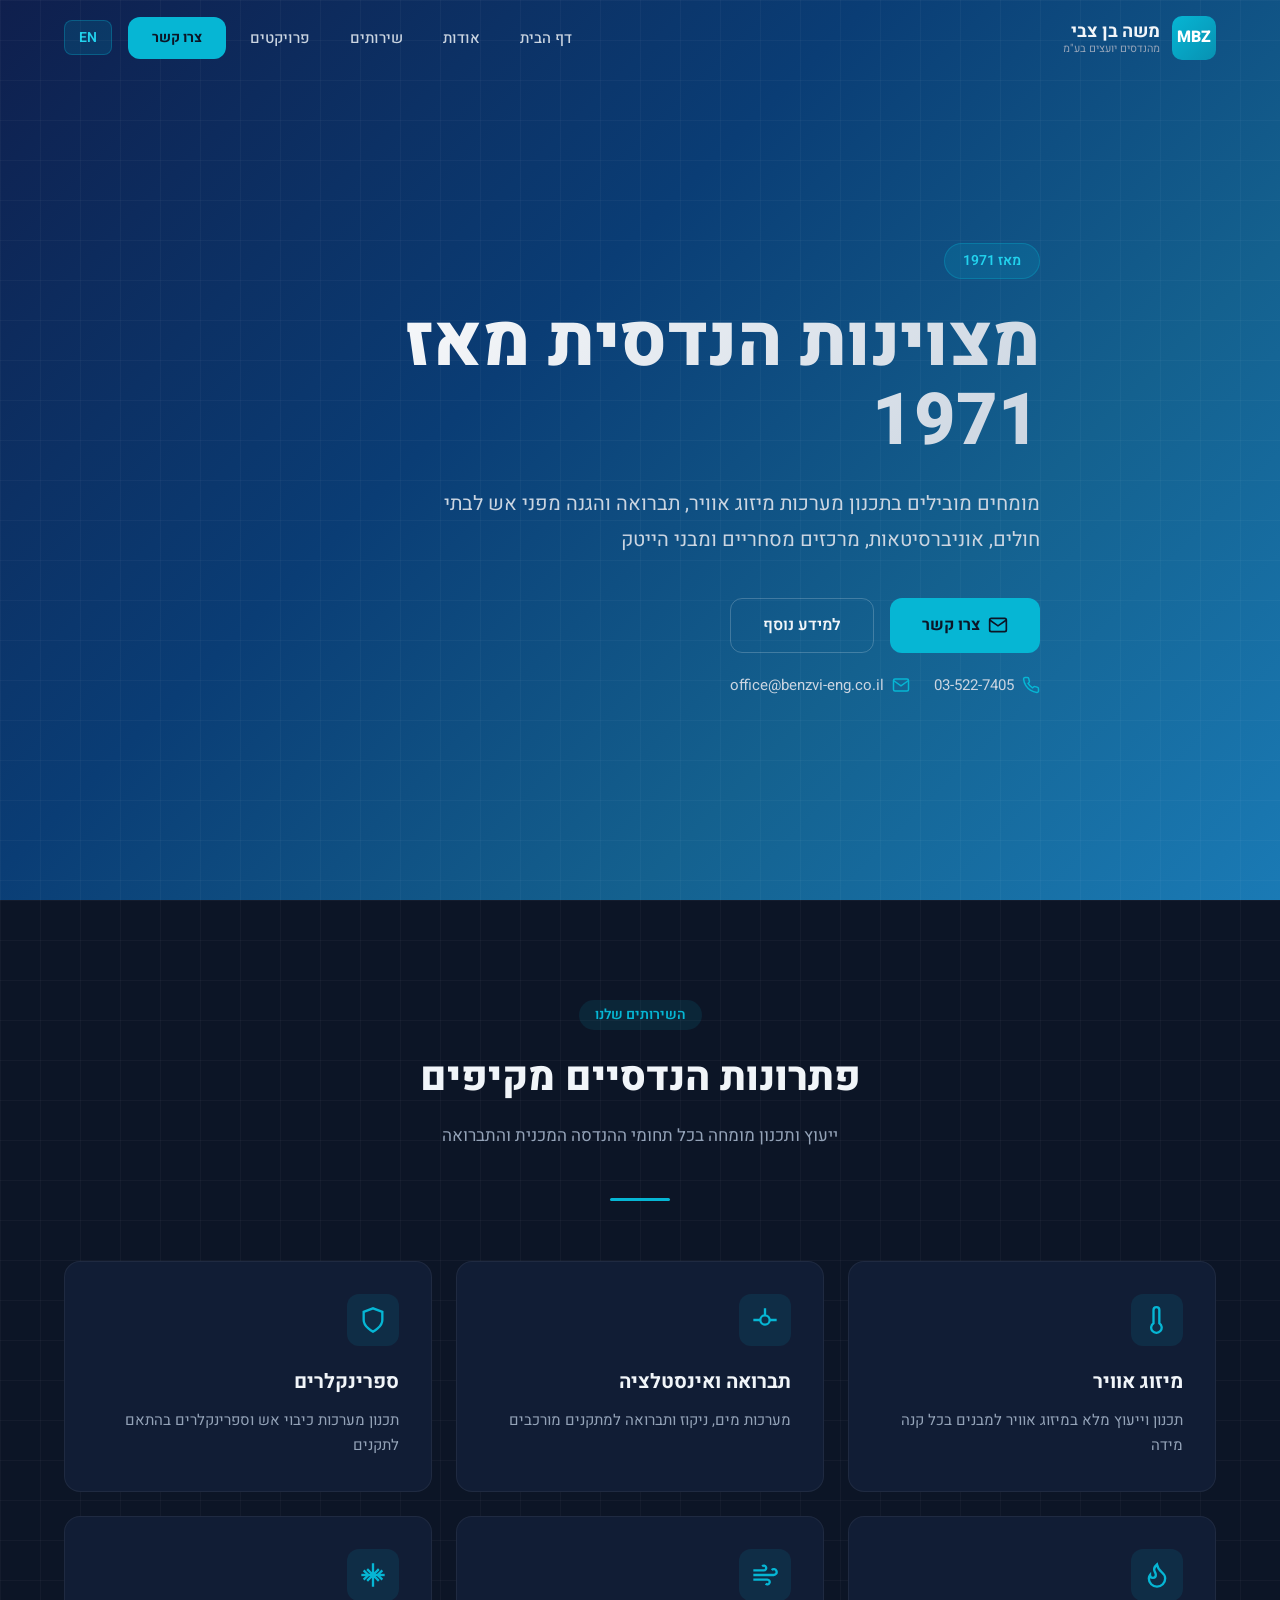
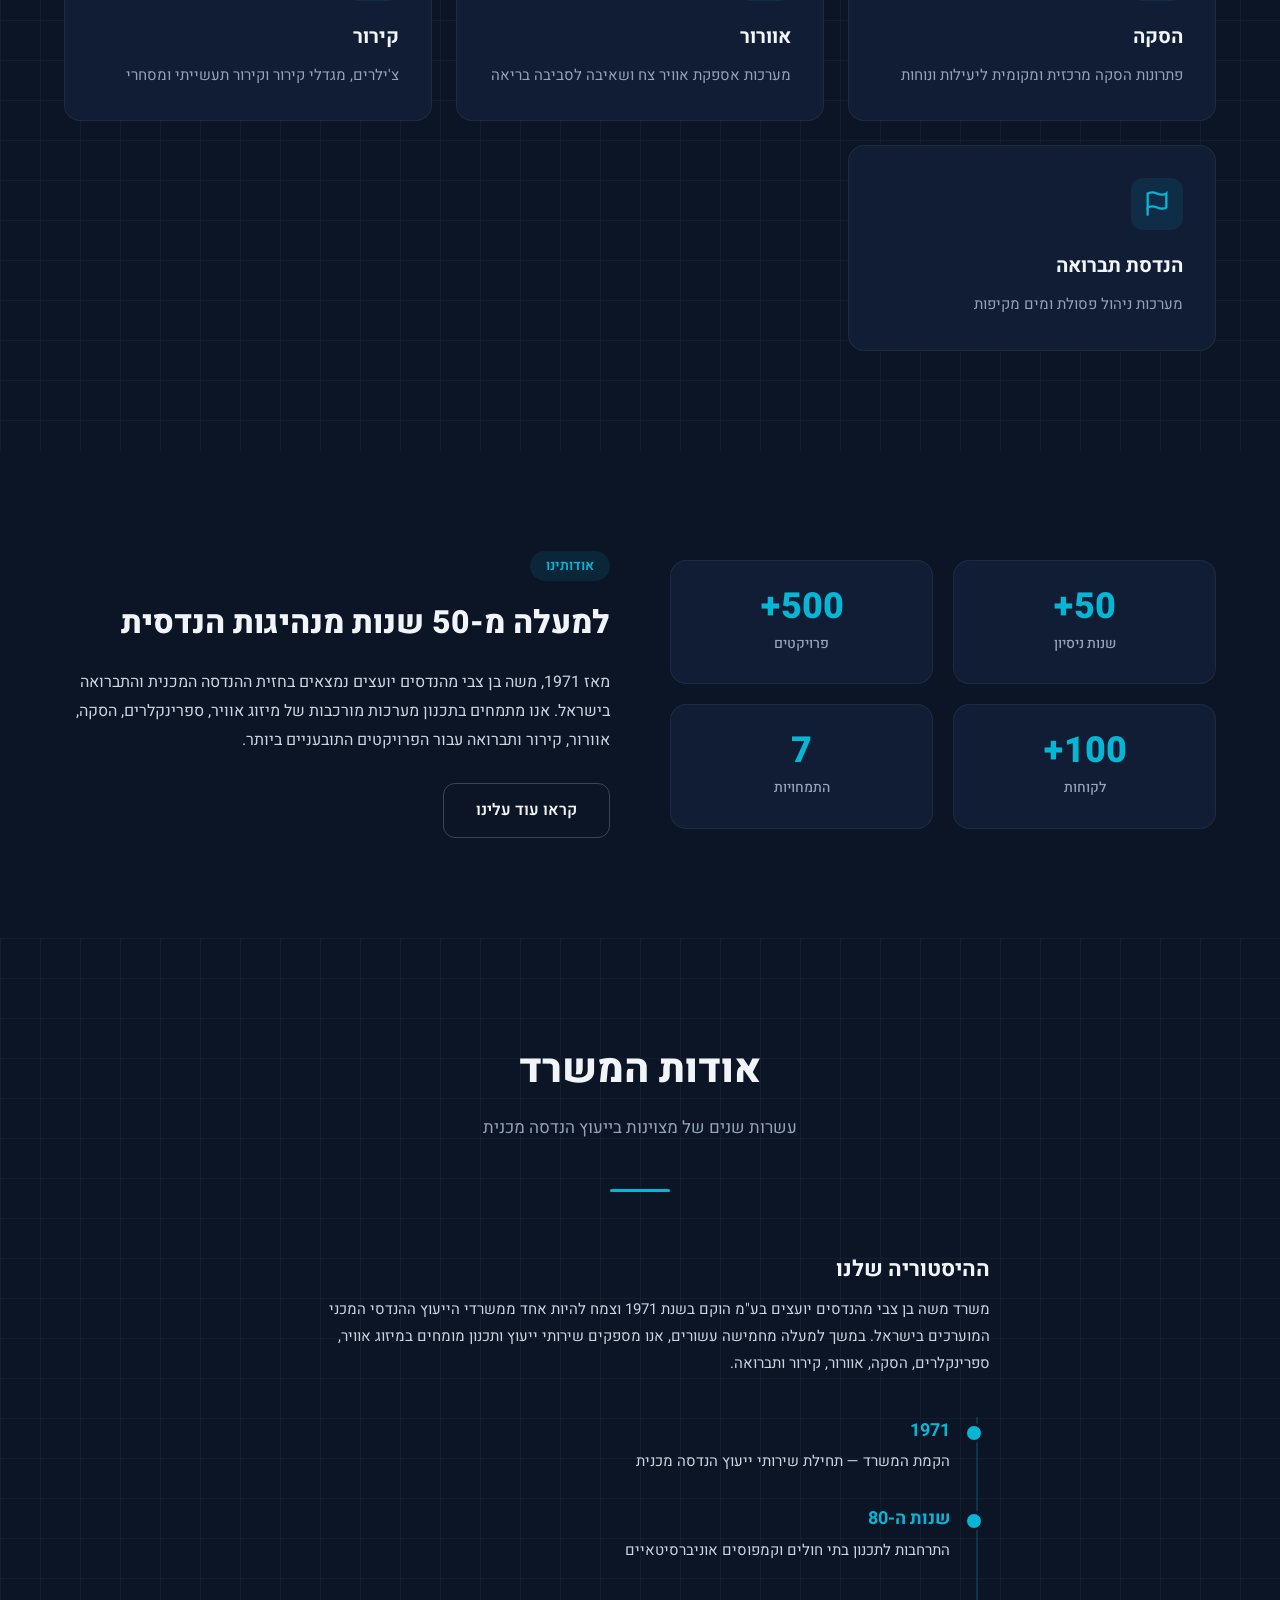
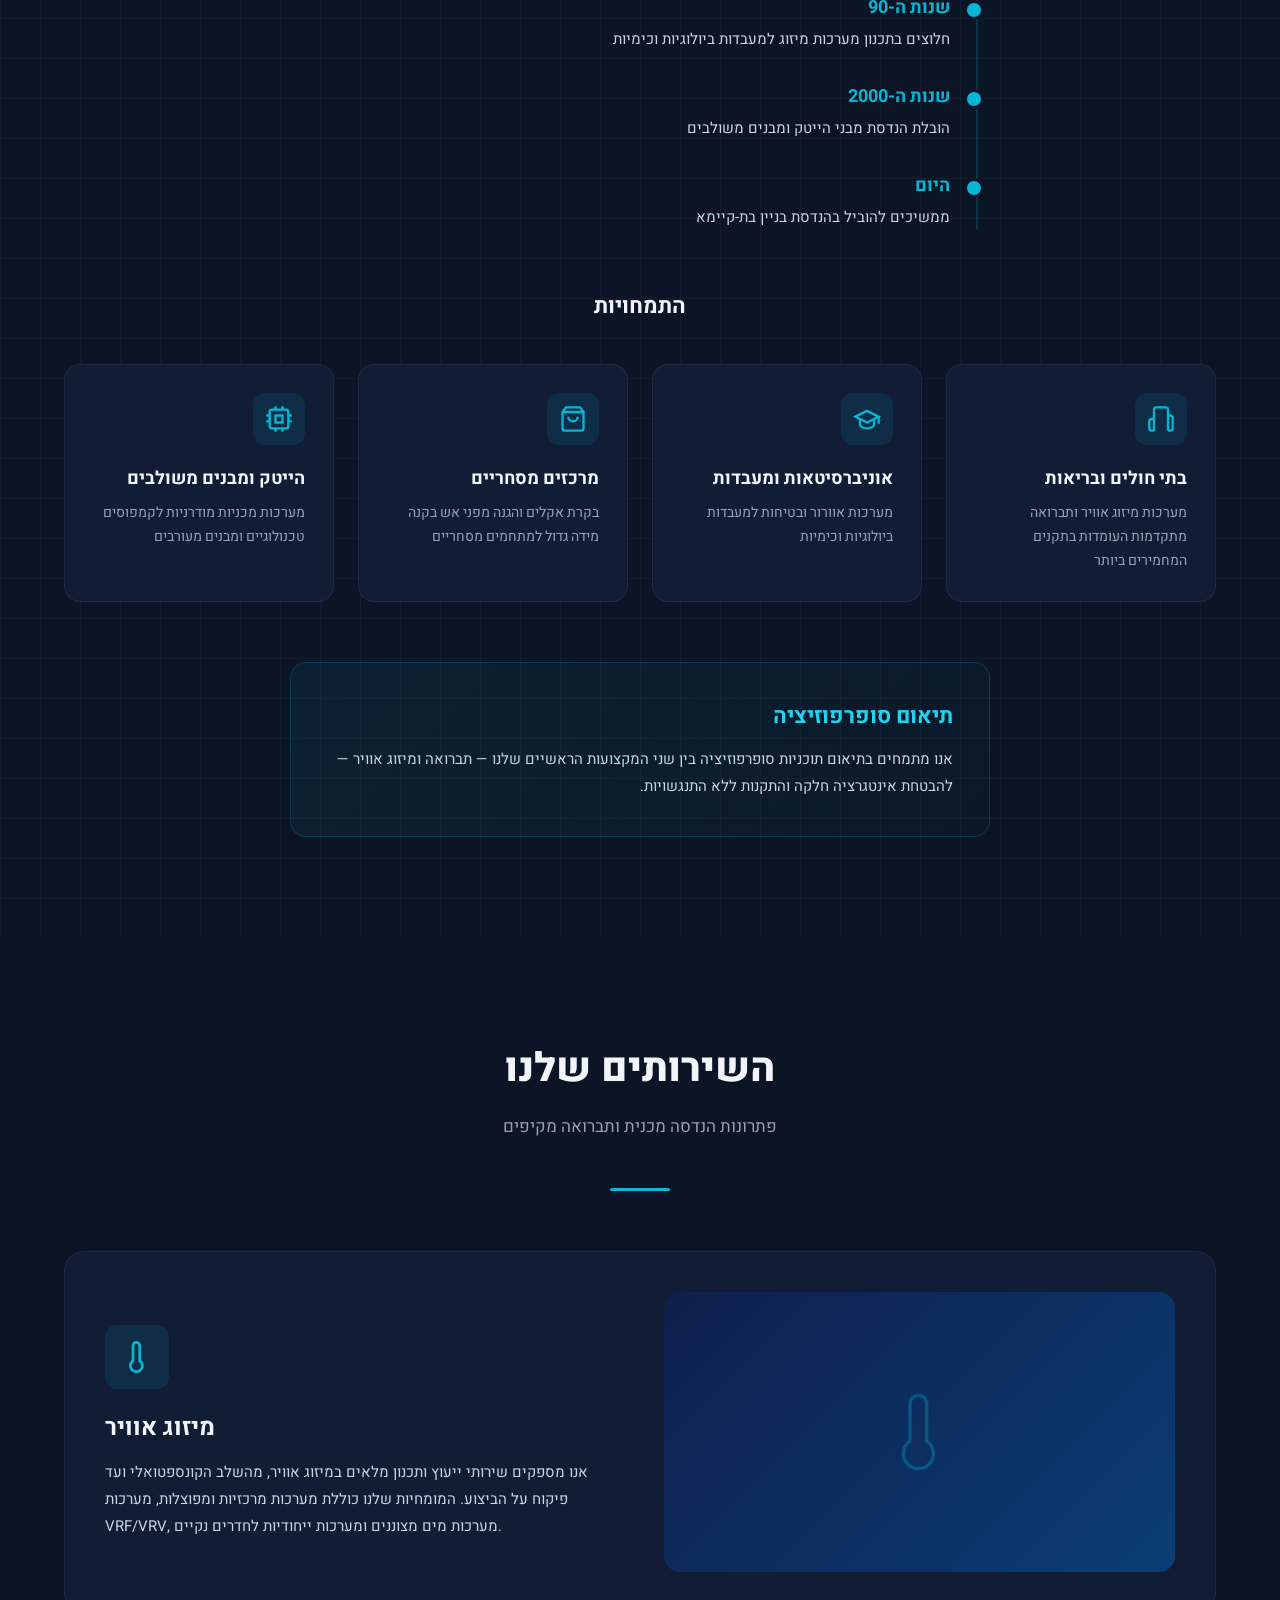
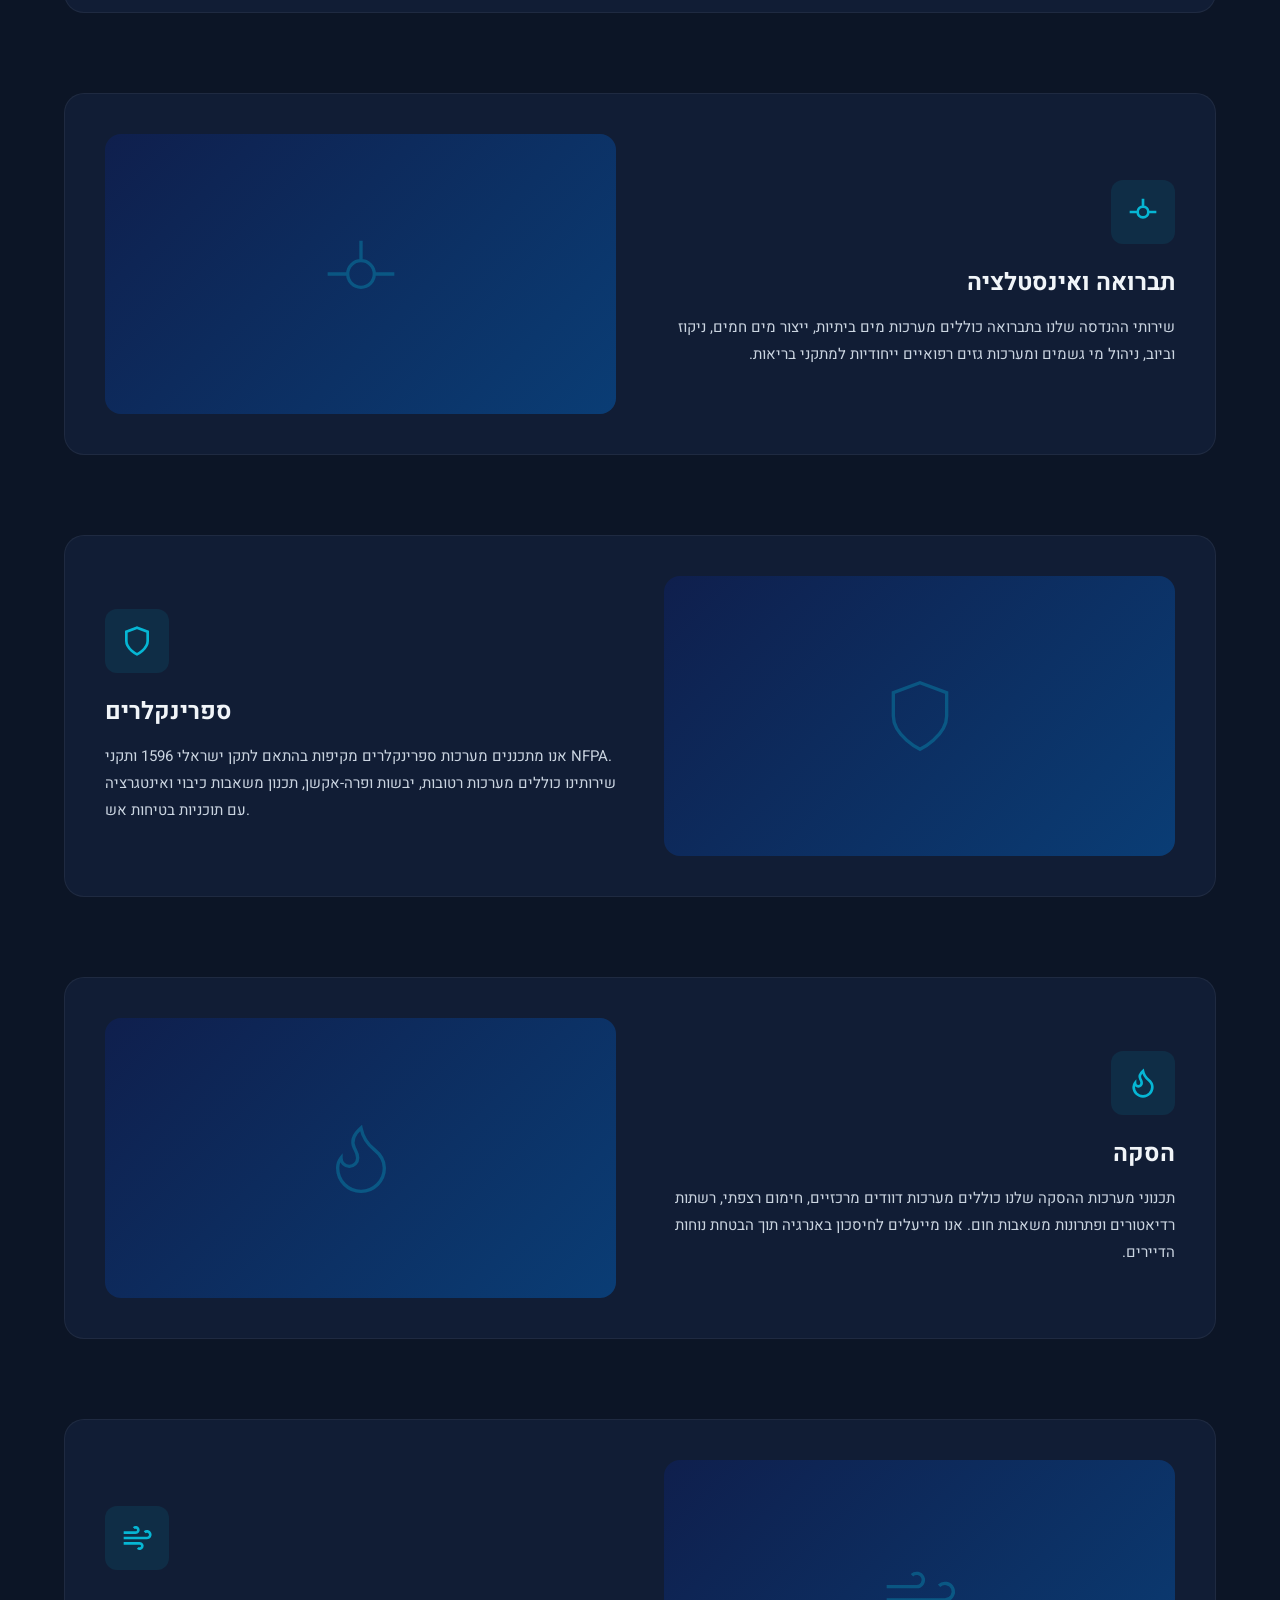
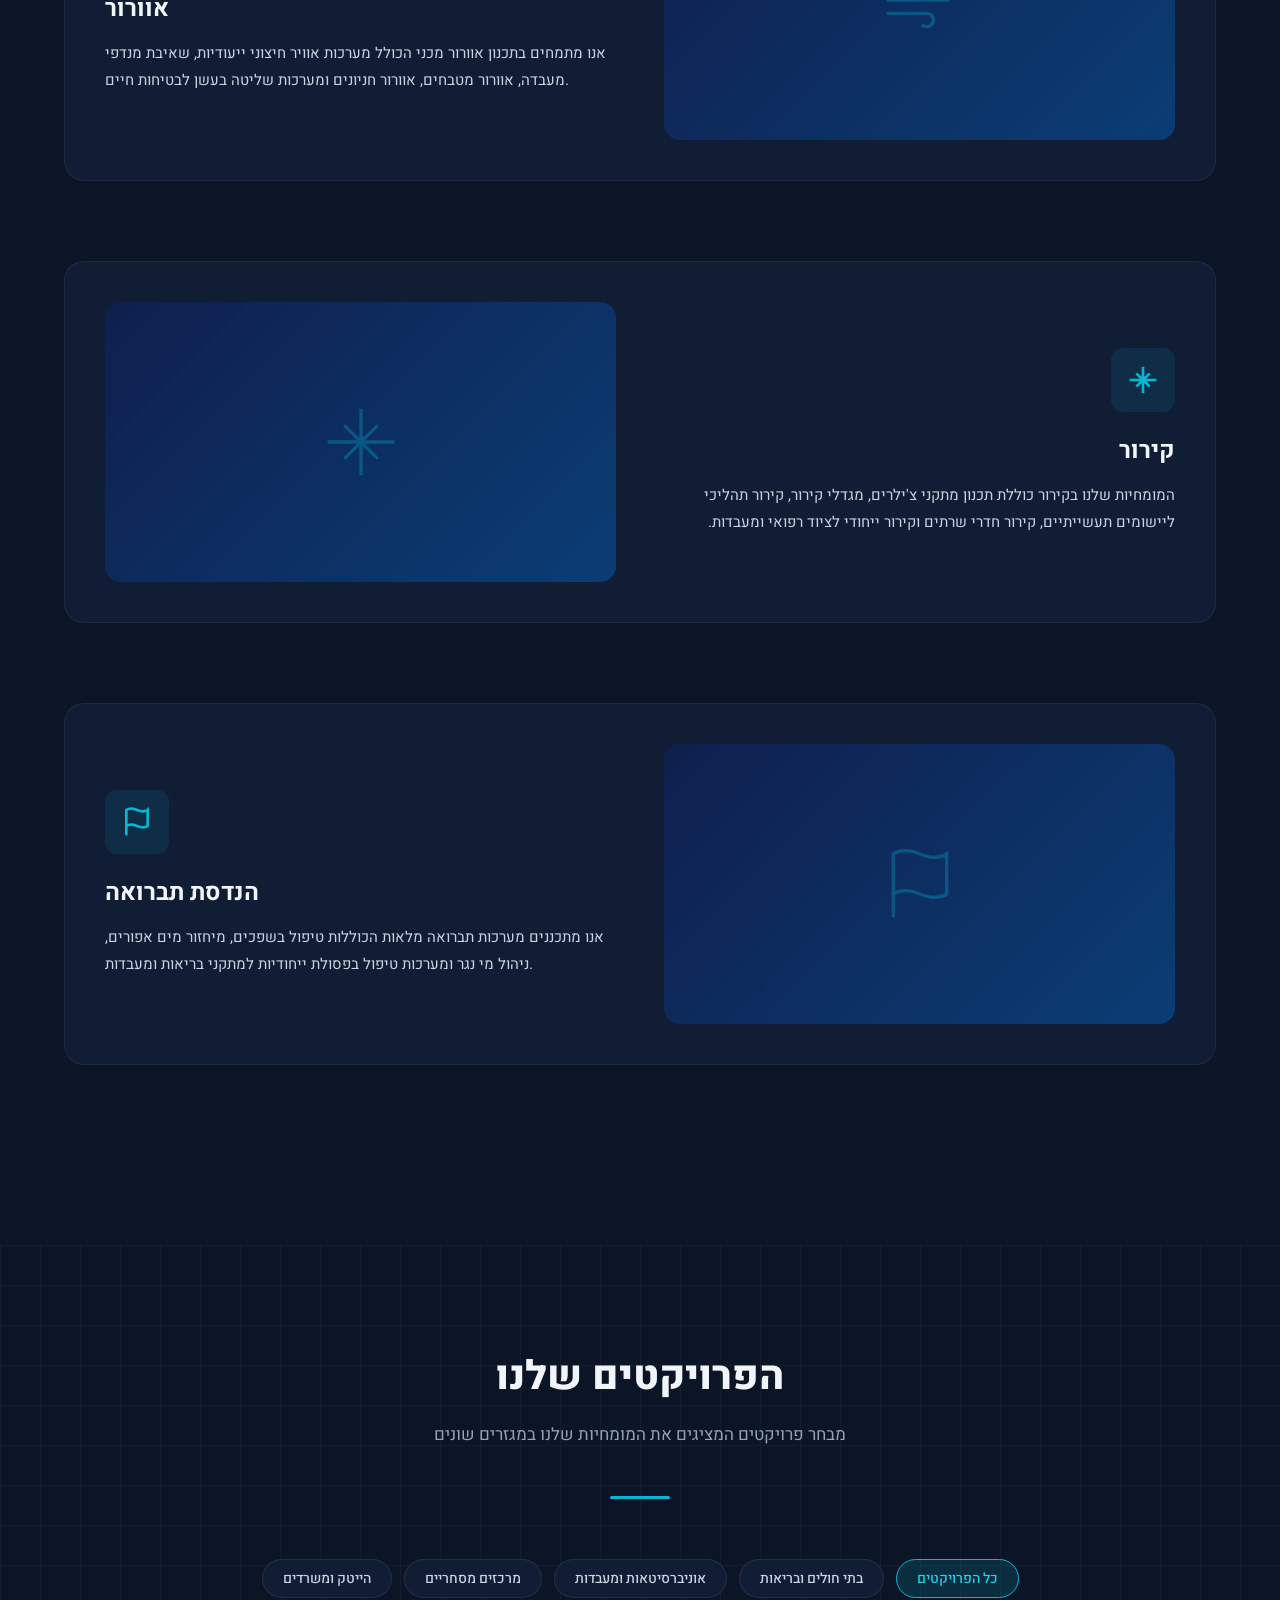
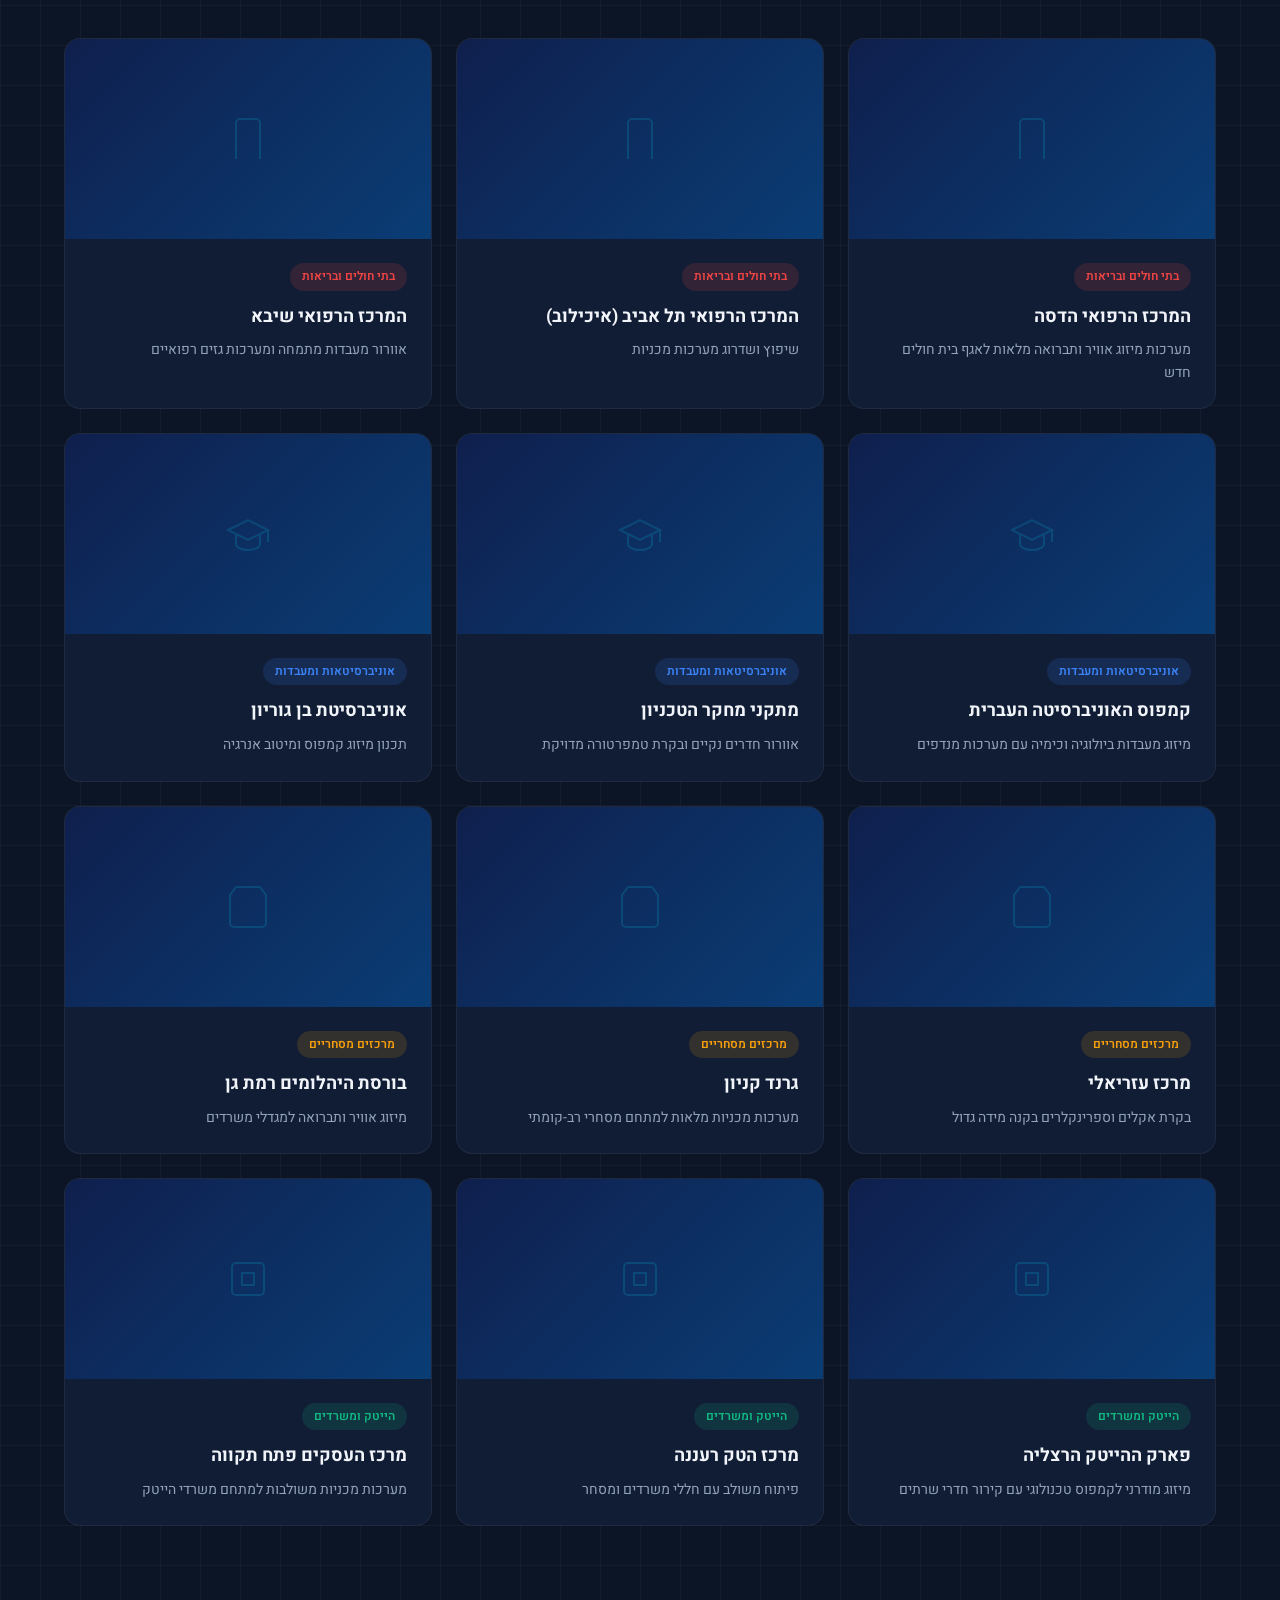
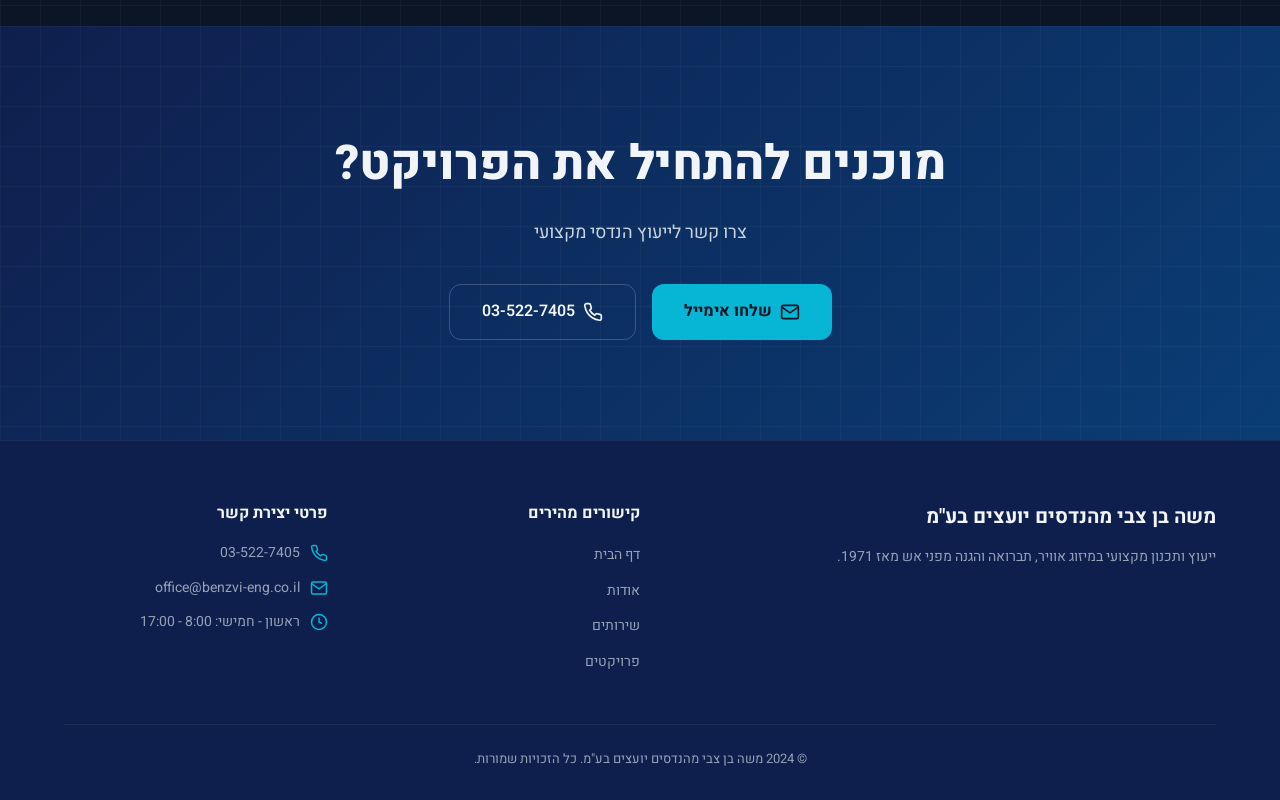
<file: index.html>
<!DOCTYPE html>
<html lang="he" dir="rtl">
<head>
  <meta charset="UTF-8">
  <meta name="viewport" content="width=device-width, initial-scale=1.0">
  <title>משה בן צבי מהנדסים יועצים בע"מ | Moshe Ben Zvi Consulting Engineers Ltd.</title>
  <meta name="description" content="יעוץ ותכנון מקצועי במיזוג אוויר, תברואה והגנה מפני אש מאז 1971">
  <link rel="preconnect" href="https://fonts.googleapis.com">
  <link rel="preconnect" href="https://fonts.gstatic.com" crossorigin>
  <link href="https://fonts.googleapis.com/css2?family=Heebo:wght@300;400;500;600;700;800;900&family=Inter:wght@300;400;500;600;700;800;900&display=swap" rel="stylesheet">
  <style>
    :root {
      --navy-900: #0f1f4d;
      --navy-800: #0a3d75;
      --navy-700: #14618f;
      --navy-600: #1a7ab5;
      --accent: #06b6d4;
      --accent-light: #22d3ee;
      --accent-dark: #0891b2;
      --surface: #0c1526;
      --surface-card: #111d35;
      --surface-hover: #162544;
      --text-primary: #f1f5f9;
      --text-secondary: #cbd5e1;
      --text-tertiary: #94a3b8;
      --cat-hospitals: #ef4444;
      --cat-universities: #3b82f6;
      --cat-commercial: #f59e0b;
      --cat-hitech: #10b981;
    }

    * { margin: 0; padding: 0; box-sizing: border-box; }

    html { scroll-behavior: smooth; }

    body {
      background: var(--surface);
      color: var(--text-primary);
      font-family: 'Heebo', system-ui, sans-serif;
      line-height: 1.6;
      overflow-x: hidden;
    }

    html[lang="en"] body,
    html[dir="ltr"] body {
      font-family: 'Inter', system-ui, sans-serif;
    }

    ::selection {
      background: rgba(6, 182, 212, 0.3);
      color: #fff;
    }

    ::-webkit-scrollbar { width: 8px; }
    ::-webkit-scrollbar-track { background: var(--surface); }
    ::-webkit-scrollbar-thumb { background: var(--navy-800); border-radius: 4px; }
    ::-webkit-scrollbar-thumb:hover { background: var(--navy-700); }

    /* Grid background */
    .grid-bg {
      background-image:
        linear-gradient(rgba(255,255,255,0.03) 1px, transparent 1px),
        linear-gradient(90deg, rgba(255,255,255,0.03) 1px, transparent 1px);
      background-size: 40px 40px;
    }

    /* Container */
    .container {
      max-width: 1200px;
      margin: 0 auto;
      padding: 0 24px;
    }

    /* ========= HEADER ========= */
    header {
      position: fixed;
      top: 0;
      left: 0;
      right: 0;
      z-index: 100;
      transition: all 0.3s ease;
      padding: 16px 0;
    }

    header.scrolled {
      background: rgba(12, 21, 38, 0.85);
      backdrop-filter: blur(12px);
      -webkit-backdrop-filter: blur(12px);
      padding: 10px 0;
      box-shadow: 0 4px 30px rgba(0,0,0,0.3);
    }

    .header-inner {
      display: flex;
      align-items: center;
      justify-content: space-between;
    }

    .logo {
      display: flex;
      align-items: center;
      gap: 12px;
      text-decoration: none;
      color: var(--text-primary);
    }

    .logo-badge {
      width: 44px;
      height: 44px;
      background: linear-gradient(135deg, var(--accent), var(--accent-dark));
      border-radius: 10px;
      display: flex;
      align-items: center;
      justify-content: center;
      font-weight: 800;
      font-size: 16px;
      color: white;
    }

    .logo-text {
      font-weight: 700;
      font-size: 18px;
      line-height: 1.2;
    }

    .logo-text small {
      display: block;
      font-weight: 400;
      font-size: 11px;
      color: var(--text-tertiary);
    }

    nav { display: flex; align-items: center; gap: 8px; }

    nav a {
      color: var(--text-secondary);
      text-decoration: none;
      padding: 8px 16px;
      border-radius: 8px;
      font-size: 15px;
      font-weight: 500;
      transition: all 0.2s;
    }

    nav a:hover, nav a.active {
      color: var(--accent-light);
      background: rgba(6, 182, 212, 0.1);
    }

    .lang-btn {
      background: rgba(6, 182, 212, 0.15);
      color: var(--accent-light);
      border: 1px solid rgba(6, 182, 212, 0.3);
      padding: 6px 14px;
      border-radius: 8px;
      cursor: pointer;
      font-size: 14px;
      font-weight: 600;
      margin-inline-start: 8px;
      transition: all 0.2s;
      font-family: inherit;
    }

    .lang-btn:hover {
      background: rgba(6, 182, 212, 0.25);
    }

    /* Mobile menu */
    .hamburger {
      display: none;
      background: none;
      border: none;
      color: var(--text-primary);
      cursor: pointer;
      padding: 8px;
    }

    .hamburger svg { width: 28px; height: 28px; }

    .mobile-nav {
      display: none;
      position: fixed;
      top: 0;
      left: 0;
      right: 0;
      bottom: 0;
      background: rgba(12, 21, 38, 0.98);
      backdrop-filter: blur(20px);
      z-index: 99;
      flex-direction: column;
      align-items: center;
      justify-content: center;
      gap: 20px;
    }

    .mobile-nav.open { display: flex; }

    .mobile-nav a {
      color: var(--text-primary);
      text-decoration: none;
      font-size: 24px;
      font-weight: 600;
      padding: 12px 32px;
      border-radius: 12px;
      transition: all 0.2s;
    }

    .mobile-nav a:hover {
      color: var(--accent-light);
      background: rgba(6, 182, 212, 0.1);
    }

    .mobile-close {
      position: absolute;
      top: 20px;
      left: 20px;
      background: none;
      border: none;
      color: var(--text-primary);
      cursor: pointer;
      padding: 8px;
    }

    [dir="ltr"] .mobile-close {
      left: auto;
      right: 20px;
    }

    .mobile-close svg { width: 32px; height: 32px; }

    @media (max-width: 768px) {
      nav { display: none; }
      .hamburger { display: block; }
    }

    /* ========= HERO ========= */
    .hero {
      min-height: 100vh;
      display: flex;
      align-items: center;
      background: linear-gradient(135deg, #0f1f4d 0%, #0a3d75 40%, #14618f 70%, #1a7ab5 100%);
      position: relative;
      overflow: hidden;
    }

    .hero::before {
      content: '';
      position: absolute;
      inset: 0;
      background-image:
        linear-gradient(rgba(255,255,255,0.03) 1px, transparent 1px),
        linear-gradient(90deg, rgba(255,255,255,0.03) 1px, transparent 1px);
      background-size: 40px 40px;
    }

    .hero-content {
      position: relative;
      z-index: 1;
      max-width: 800px;
      padding: 120px 0 80px;
    }

    .hero-badge {
      display: inline-block;
      background: rgba(6, 182, 212, 0.15);
      border: 1px solid rgba(6, 182, 212, 0.3);
      color: var(--accent-light);
      padding: 6px 18px;
      border-radius: 999px;
      font-size: 14px;
      font-weight: 600;
      margin-bottom: 24px;
    }

    .hero h1 {
      font-size: clamp(2.5rem, 6vw, 4.5rem);
      font-weight: 800;
      line-height: 1.1;
      margin-bottom: 24px;
      background: linear-gradient(135deg, #fff 0%, #cbd5e1 100%);
      -webkit-background-clip: text;
      -webkit-text-fill-color: transparent;
      background-clip: text;
    }

    .hero p {
      font-size: clamp(1rem, 2vw, 1.25rem);
      color: var(--text-secondary);
      max-width: 600px;
      margin-bottom: 40px;
      line-height: 1.8;
    }

    .hero-btns {
      display: flex;
      gap: 16px;
      flex-wrap: wrap;
    }

    .btn-primary {
      display: inline-flex;
      align-items: center;
      gap: 8px;
      background: var(--accent);
      color: #0c1526;
      padding: 14px 32px;
      border-radius: 12px;
      font-size: 16px;
      font-weight: 700;
      text-decoration: none;
      transition: all 0.2s;
      border: none;
      cursor: pointer;
      font-family: inherit;
    }

    .btn-primary:hover {
      background: var(--accent-light);
      transform: translateY(-2px);
      box-shadow: 0 8px 30px rgba(6, 182, 212, 0.3);
    }

    .btn-secondary {
      display: inline-flex;
      align-items: center;
      gap: 8px;
      background: transparent;
      color: var(--text-primary);
      padding: 14px 32px;
      border-radius: 12px;
      font-size: 16px;
      font-weight: 600;
      text-decoration: none;
      border: 1px solid rgba(255,255,255,0.2);
      transition: all 0.2s;
    }

    .btn-secondary:hover {
      border-color: rgba(255,255,255,0.4);
      background: rgba(255,255,255,0.05);
    }

    /* ========= SECTIONS ========= */
    section {
      padding: 100px 0;
    }

    .section-tag {
      display: inline-block;
      background: rgba(6, 182, 212, 0.1);
      color: var(--accent);
      padding: 4px 16px;
      border-radius: 999px;
      font-size: 14px;
      font-weight: 600;
      margin-bottom: 16px;
    }

    .section-title {
      font-size: clamp(1.8rem, 4vw, 2.5rem);
      font-weight: 800;
      margin-bottom: 12px;
    }

    .section-subtitle {
      color: var(--text-tertiary);
      font-size: 17px;
      margin-bottom: 48px;
      max-width: 600px;
    }

    .section-heading {
      text-align: center;
      margin-bottom: 60px;
    }

    .section-heading .section-subtitle {
      margin-inline: auto;
    }

    .underline-accent {
      width: 60px;
      height: 3px;
      background: var(--accent);
      border-radius: 2px;
      margin: 16px auto 0;
    }

    /* ========= SERVICES GRID ========= */
    .services-grid {
      display: grid;
      grid-template-columns: repeat(auto-fill, minmax(300px, 1fr));
      gap: 24px;
    }

    .service-card {
      background: var(--surface-card);
      border: 1px solid rgba(255,255,255,0.06);
      border-radius: 16px;
      padding: 32px;
      transition: all 0.3s;
    }

    .service-card:hover {
      background: var(--surface-hover);
      border-color: rgba(6, 182, 212, 0.2);
      transform: translateY(-4px);
    }

    .service-icon {
      width: 52px;
      height: 52px;
      background: rgba(6, 182, 212, 0.1);
      border-radius: 12px;
      display: flex;
      align-items: center;
      justify-content: center;
      margin-bottom: 20px;
      color: var(--accent);
    }

    .service-card h3 {
      font-size: 20px;
      font-weight: 700;
      margin-bottom: 10px;
    }

    .service-card p {
      color: var(--text-tertiary);
      font-size: 15px;
      line-height: 1.7;
    }

    /* ========= ABOUT PREVIEW ========= */
    .about-grid {
      display: grid;
      grid-template-columns: 1fr 1fr;
      gap: 60px;
      align-items: center;
    }

    @media (max-width: 768px) {
      .about-grid { grid-template-columns: 1fr; gap: 40px; }
    }

    .stats-grid {
      display: grid;
      grid-template-columns: 1fr 1fr;
      gap: 20px;
    }

    .stat-card {
      background: var(--surface-card);
      border: 1px solid rgba(255,255,255,0.06);
      border-radius: 16px;
      padding: 28px;
      text-align: center;
    }

    .stat-number {
      font-size: 36px;
      font-weight: 800;
      color: var(--accent);
      line-height: 1;
      margin-bottom: 8px;
    }

    .stat-label {
      color: var(--text-tertiary);
      font-size: 14px;
      font-weight: 500;
    }

    .about-text h2 {
      font-size: 2rem;
      font-weight: 800;
      margin-bottom: 20px;
    }

    .about-text p {
      color: var(--text-secondary);
      font-size: 16px;
      line-height: 1.8;
      margin-bottom: 28px;
    }

    /* ========= FULL ABOUT ========= */
    .timeline {
      position: relative;
      padding-inline-start: 40px;
      margin-top: 40px;
    }

    .timeline::before {
      content: '';
      position: absolute;
      top: 0;
      bottom: 0;
      inset-inline-start: 12px;
      width: 2px;
      background: rgba(6, 182, 212, 0.2);
    }

    .timeline-item {
      position: relative;
      margin-bottom: 32px;
    }

    .timeline-item::before {
      content: '';
      position: absolute;
      inset-inline-start: -34px;
      top: 6px;
      width: 14px;
      height: 14px;
      background: var(--accent);
      border-radius: 50%;
      border: 3px solid var(--surface);
    }

    .timeline-year {
      color: var(--accent);
      font-weight: 700;
      font-size: 18px;
      margin-bottom: 4px;
    }

    .timeline-text {
      color: var(--text-secondary);
      font-size: 15px;
    }

    .expertise-grid {
      display: grid;
      grid-template-columns: repeat(auto-fill, minmax(260px, 1fr));
      gap: 24px;
      margin-top: 40px;
    }

    .expertise-card {
      background: var(--surface-card);
      border: 1px solid rgba(255,255,255,0.06);
      border-radius: 16px;
      padding: 28px;
      transition: all 0.3s;
    }

    .expertise-card:hover {
      border-color: rgba(6, 182, 212, 0.2);
      transform: translateY(-2px);
    }

    .expertise-card h4 {
      font-size: 18px;
      font-weight: 700;
      margin-bottom: 8px;
      margin-top: 16px;
    }

    .expertise-card p {
      color: var(--text-tertiary);
      font-size: 14px;
      line-height: 1.7;
    }

    /* ========= SERVICES DETAIL ========= */
    .service-detail {
      display: grid;
      grid-template-columns: 1fr 1fr;
      gap: 48px;
      align-items: center;
      margin-bottom: 80px;
      padding: 40px;
      background: var(--surface-card);
      border: 1px solid rgba(255,255,255,0.06);
      border-radius: 20px;
    }

    .service-detail:nth-child(even) {
      direction: ltr;
    }

    [dir="ltr"] .service-detail:nth-child(even) {
      direction: rtl;
    }

    .service-detail .service-icon {
      width: 64px;
      height: 64px;
    }

    .service-detail h3 {
      font-size: 24px;
      font-weight: 700;
      margin: 16px 0 12px;
    }

    .service-detail p {
      color: var(--text-secondary);
      font-size: 15px;
      line-height: 1.8;
    }

    .service-detail-visual {
      background: linear-gradient(135deg, var(--navy-900), var(--navy-800));
      border-radius: 16px;
      height: 280px;
      display: flex;
      align-items: center;
      justify-content: center;
    }

    .service-detail-visual svg {
      width: 80px;
      height: 80px;
      color: var(--accent);
      opacity: 0.3;
    }

    @media (max-width: 768px) {
      .service-detail {
        grid-template-columns: 1fr;
        gap: 24px;
        padding: 28px;
      }
      .service-detail-visual { height: 180px; }
      .service-detail:nth-child(even) { direction: inherit; }
    }

    /* ========= PROJECTS ========= */
    .project-filters {
      display: flex;
      flex-wrap: wrap;
      gap: 12px;
      margin-bottom: 40px;
      justify-content: center;
    }

    .filter-btn {
      background: var(--surface-card);
      color: var(--text-secondary);
      border: 1px solid rgba(255,255,255,0.08);
      padding: 8px 20px;
      border-radius: 999px;
      cursor: pointer;
      font-size: 14px;
      font-weight: 500;
      transition: all 0.2s;
      font-family: inherit;
    }

    .filter-btn:hover {
      border-color: rgba(6, 182, 212, 0.3);
      color: var(--accent-light);
    }

    .filter-btn.active {
      background: rgba(6, 182, 212, 0.15);
      border-color: var(--accent);
      color: var(--accent-light);
    }

    .projects-grid {
      display: grid;
      grid-template-columns: repeat(auto-fill, minmax(300px, 1fr));
      gap: 24px;
    }

    .project-card {
      background: var(--surface-card);
      border: 1px solid rgba(255,255,255,0.06);
      border-radius: 16px;
      overflow: hidden;
      transition: all 0.3s;
    }

    .project-card:hover {
      border-color: rgba(6, 182, 212, 0.2);
      transform: translateY(-4px);
    }

    .project-card.hidden {
      display: none;
    }

    .project-img {
      height: 200px;
      background: linear-gradient(135deg, var(--navy-900), var(--navy-800));
      display: flex;
      align-items: center;
      justify-content: center;
    }

    .project-img svg {
      width: 48px;
      height: 48px;
      opacity: 0.2;
      color: var(--accent);
    }

    .project-info {
      padding: 24px;
    }

    .project-category {
      display: inline-block;
      padding: 4px 12px;
      border-radius: 999px;
      font-size: 12px;
      font-weight: 600;
      margin-bottom: 12px;
    }

    .project-category.hospitals { background: rgba(239,68,68,0.15); color: #ef4444; }
    .project-category.universities { background: rgba(59,130,246,0.15); color: #3b82f6; }
    .project-category.commercial { background: rgba(245,158,11,0.15); color: #f59e0b; }
    .project-category.hitech { background: rgba(16,185,129,0.15); color: #10b981; }

    .project-info h3 {
      font-size: 18px;
      font-weight: 700;
      margin-bottom: 8px;
    }

    .project-info p {
      color: var(--text-tertiary);
      font-size: 14px;
      line-height: 1.6;
    }

    /* ========= CTA ========= */
    .cta-section {
      background: linear-gradient(135deg, var(--navy-900), var(--navy-800));
      text-align: center;
      position: relative;
    }

    .cta-section::before {
      content: '';
      position: absolute;
      inset: 0;
      background-image:
        linear-gradient(rgba(255,255,255,0.03) 1px, transparent 1px),
        linear-gradient(90deg, rgba(255,255,255,0.03) 1px, transparent 1px);
      background-size: 40px 40px;
    }

    .cta-content {
      position: relative;
      z-index: 1;
    }

    .cta-section h2 {
      font-size: clamp(2rem, 4vw, 3rem);
      font-weight: 800;
      margin-bottom: 16px;
    }

    .cta-section p {
      color: var(--text-secondary);
      font-size: 18px;
      margin-bottom: 36px;
    }

    /* ========= FOOTER ========= */
    footer {
      background: var(--navy-900);
      border-top: 1px solid rgba(255,255,255,0.06);
      padding: 60px 0 30px;
    }

    .footer-grid {
      display: grid;
      grid-template-columns: 2fr 1fr 1fr;
      gap: 48px;
      margin-bottom: 40px;
    }

    @media (max-width: 768px) {
      .footer-grid { grid-template-columns: 1fr; gap: 32px; }
    }

    .footer-brand h3 {
      font-size: 20px;
      font-weight: 700;
      margin-bottom: 12px;
    }

    .footer-brand p {
      color: var(--text-tertiary);
      font-size: 14px;
      line-height: 1.7;
      max-width: 400px;
    }

    footer h4 {
      font-size: 16px;
      font-weight: 700;
      margin-bottom: 16px;
      color: var(--text-primary);
    }

    .footer-links {
      list-style: none;
    }

    .footer-links li { margin-bottom: 10px; }

    .footer-links a {
      color: var(--text-tertiary);
      text-decoration: none;
      font-size: 14px;
      transition: color 0.2s;
    }

    .footer-links a:hover { color: var(--accent-light); }

    .footer-contact-item {
      display: flex;
      align-items: flex-start;
      gap: 10px;
      margin-bottom: 12px;
      color: var(--text-tertiary);
      font-size: 14px;
    }

    .footer-contact-item svg {
      width: 18px;
      height: 18px;
      color: var(--accent);
      flex-shrink: 0;
      margin-top: 2px;
    }

    .footer-contact-item a {
      color: var(--text-tertiary);
      text-decoration: none;
      transition: color 0.2s;
    }

    .footer-contact-item a:hover { color: var(--accent-light); }

    .footer-bottom {
      border-top: 1px solid rgba(255,255,255,0.06);
      padding-top: 24px;
      text-align: center;
      color: var(--text-tertiary);
      font-size: 13px;
    }

    /* ========= SUPERPOSITION ========= */
    .superposition-box {
      background: linear-gradient(135deg, rgba(6,182,212,0.08), rgba(6,182,212,0.02));
      border: 1px solid rgba(6, 182, 212, 0.2);
      border-radius: 16px;
      padding: 36px;
      margin-top: 40px;
    }

    .superposition-box h3 {
      font-size: 22px;
      font-weight: 700;
      margin-bottom: 12px;
      color: var(--accent-light);
    }

    .superposition-box p {
      color: var(--text-secondary);
      font-size: 15px;
      line-height: 1.8;
    }

    /* ========= ANIMATIONS ========= */
    .fade-in {
      opacity: 0;
      transform: translateY(30px);
      transition: opacity 0.6s ease, transform 0.6s ease;
    }

    .fade-in.visible {
      opacity: 1;
      transform: translateY(0);
    }

    /* ========= UTILITY ========= */
    .text-center { text-align: center; }
    .mb-0 { margin-bottom: 0; }

    /* Phone / email contact bar in hero */
    .contact-strip {
      display: flex;
      gap: 24px;
      margin-top: 20px;
      flex-wrap: wrap;
    }

    .contact-strip a {
      display: inline-flex;
      align-items: center;
      gap: 8px;
      color: var(--text-secondary);
      text-decoration: none;
      font-size: 15px;
      transition: color 0.2s;
    }

    .contact-strip a:hover {
      color: var(--accent-light);
    }

    .contact-strip svg {
      width: 18px;
      height: 18px;
      color: var(--accent);
    }
  </style>
</head>
<body>
  <!-- ========= HEADER ========= -->
  <header id="header">
    <div class="container">
      <div class="header-inner">
        <a href="#hero" class="logo">
          <div class="logo-badge">MBZ</div>
          <div class="logo-text">
            <span data-he="משה בן צבי" data-en="Moshe Ben Zvi">משה בן צבי</span>
            <small data-he="מהנדסים יועצים בע&quot;מ" data-en="Consulting Engineers Ltd.">מהנדסים יועצים בע"מ</small>
          </div>
        </a>
        <nav>
          <a href="#hero" data-he="דף הבית" data-en="Home">דף הבית</a>
          <a href="#about" data-he="אודות" data-en="About">אודות</a>
          <a href="#services" data-he="שירותים" data-en="Services">שירותים</a>
          <a href="#projects" data-he="פרויקטים" data-en="Projects">פרויקטים</a>
          <a href="mailto:office@benzvi-eng.co.il" class="btn-primary" style="padding:10px 24px;font-size:14px;" data-he="צרו קשר" data-en="Contact Us">צרו קשר</a>
          <button class="lang-btn" onclick="toggleLang()">EN</button>
        </nav>
        <button class="hamburger" onclick="toggleMobile()">
          <svg viewBox="0 0 24 24" fill="none" stroke="currentColor" stroke-width="2"><path d="M3 12h18M3 6h18M3 18h18"/></svg>
        </button>
      </div>
    </div>
  </header>

  <!-- Mobile Nav -->
  <div class="mobile-nav" id="mobileNav">
    <button class="mobile-close" onclick="toggleMobile()">
      <svg viewBox="0 0 24 24" fill="none" stroke="currentColor" stroke-width="2"><path d="M18 6L6 18M6 6l12 12"/></svg>
    </button>
    <a href="#hero" onclick="toggleMobile()" data-he="דף הבית" data-en="Home">דף הבית</a>
    <a href="#about" onclick="toggleMobile()" data-he="אודות" data-en="About">אודות</a>
    <a href="#services" onclick="toggleMobile()" data-he="שירותים" data-en="Services">שירותים</a>
    <a href="#projects" onclick="toggleMobile()" data-he="פרויקטים" data-en="Projects">פרויקטים</a>
    <a href="mailto:office@benzvi-eng.co.il" onclick="toggleMobile()" data-he="צרו קשר" data-en="Contact Us">צרו קשר</a>
    <button class="lang-btn" onclick="toggleLang()" style="font-size:18px;padding:10px 24px;">EN</button>
  </div>

  <!-- ========= HERO ========= -->
  <section class="hero" id="hero">
    <div class="container">
      <div class="hero-content">
        <span class="hero-badge" data-he="מאז 1971" data-en="Since 1971">מאז 1971</span>
        <h1 data-he="מצוינות הנדסית מאז 1971" data-en="Engineering Excellence Since 1971">מצוינות הנדסית מאז 1971</h1>
        <p data-he="מומחים מובילים בתכנון מערכות מיזוג אוויר, תברואה והגנה מפני אש לבתי חולים, אוניברסיטאות, מרכזים מסחריים ומבני הייטק" data-en="Leading experts in HVAC, Plumbing &amp; Fire Protection systems for hospitals, universities, commercial centers, and hi-tech buildings">מומחים מובילים בתכנון מערכות מיזוג אוויר, תברואה והגנה מפני אש לבתי חולים, אוניברסיטאות, מרכזים מסחריים ומבני הייטק</p>
        <div class="hero-btns">
          <a href="mailto:office@benzvi-eng.co.il" class="btn-primary">
            <svg width="20" height="20" viewBox="0 0 24 24" fill="none" stroke="currentColor" stroke-width="2"><path d="M4 4h16c1.1 0 2 .9 2 2v12c0 1.1-.9 2-2 2H4c-1.1 0-2-.9-2-2V6c0-1.1.9-2 2-2z"/><polyline points="22,6 12,13 2,6"/></svg>
            <span data-he="צרו קשר" data-en="Get in Touch">צרו קשר</span>
          </a>
          <a href="#about" class="btn-secondary">
            <span data-he="למידע נוסף" data-en="Learn More">למידע נוסף</span>
          </a>
        </div>
        <div class="contact-strip">
          <a href="tel:+97235227405">
            <svg viewBox="0 0 24 24" fill="none" stroke="currentColor" stroke-width="2"><path d="M22 16.92v3a2 2 0 01-2.18 2 19.79 19.79 0 01-8.63-3.07 19.5 19.5 0 01-6-6 19.79 19.79 0 01-3.07-8.67A2 2 0 014.11 2h3a2 2 0 012 1.72 12.84 12.84 0 00.7 2.81 2 2 0 01-.45 2.11L8.09 9.91a16 16 0 006 6l1.27-1.27a2 2 0 012.11-.45 12.84 12.84 0 002.81.7A2 2 0 0122 16.92z"/></svg>
            03-522-7405
          </a>
          <a href="mailto:office@benzvi-eng.co.il">
            <svg viewBox="0 0 24 24" fill="none" stroke="currentColor" stroke-width="2"><path d="M4 4h16c1.1 0 2 .9 2 2v12c0 1.1-.9 2-2 2H4c-1.1 0-2-.9-2-2V6c0-1.1.9-2 2-2z"/><polyline points="22,6 12,13 2,6"/></svg>
            office@benzvi-eng.co.il
          </a>
        </div>
      </div>
    </div>
  </section>

  <!-- ========= SERVICES OVERVIEW ========= -->
  <section id="services-overview" class="grid-bg">
    <div class="container">
      <div class="section-heading fade-in">
        <span class="section-tag" data-he="השירותים שלנו" data-en="Our Services">השירותים שלנו</span>
        <h2 class="section-title" data-he="פתרונות הנדסיים מקיפים" data-en="Comprehensive Engineering Solutions">פתרונות הנדסיים מקיפים</h2>
        <p class="section-subtitle" data-he="ייעוץ ותכנון מומחה בכל תחומי ההנדסה המכנית והתברואה" data-en="Expert consulting and design across all mechanical and plumbing disciplines">ייעוץ ותכנון מומחה בכל תחומי ההנדסה המכנית והתברואה</p>
        <div class="underline-accent"></div>
      </div>
      <div class="services-grid">
        <!-- HVAC -->
        <div class="service-card fade-in">
          <div class="service-icon">
            <svg width="28" height="28" viewBox="0 0 24 24" fill="none" stroke="currentColor" stroke-width="2"><path d="M14 14.76V3.5a2.5 2.5 0 00-5 0v11.26a4.5 4.5 0 105 0z"/></svg>
          </div>
          <h3 data-he="מיזוג אוויר" data-en="HVAC Systems">מיזוג אוויר</h3>
          <p data-he="תכנון וייעוץ מלא במיזוג אוויר למבנים בכל קנה מידה" data-en="Complete air conditioning design and consulting for buildings of all scales">תכנון וייעוץ מלא במיזוג אוויר למבנים בכל קנה מידה</p>
        </div>
        <!-- Plumbing -->
        <div class="service-card fade-in">
          <div class="service-icon">
            <svg width="28" height="28" viewBox="0 0 24 24" fill="none" stroke="currentColor" stroke-width="2"><path d="M12 2v6m0 0a4 4 0 100 8 4 4 0 000-8zm-4 4H2m20 0h-6"/></svg>
          </div>
          <h3 data-he="תברואה ואינסטלציה" data-en="Plumbing & Sanitation">תברואה ואינסטלציה</h3>
          <p data-he="מערכות מים, ניקוז ותברואה למתקנים מורכבים" data-en="Water supply, drainage, and sanitation systems for complex facilities">מערכות מים, ניקוז ותברואה למתקנים מורכבים</p>
        </div>
        <!-- Fire Sprinklers -->
        <div class="service-card fade-in">
          <div class="service-icon">
            <svg width="28" height="28" viewBox="0 0 24 24" fill="none" stroke="currentColor" stroke-width="2"><path d="M12 22s8-4 8-10V5l-8-3-8 3v7c0 6 8 10 8 10z"/></svg>
          </div>
          <h3 data-he="ספרינקלרים" data-en="Fire Sprinklers">ספרינקלרים</h3>
          <p data-he="תכנון מערכות כיבוי אש וספרינקלרים בהתאם לתקנים" data-en="Fire suppression and sprinkler system design to meet safety standards">תכנון מערכות כיבוי אש וספרינקלרים בהתאם לתקנים</p>
        </div>
        <!-- Heating -->
        <div class="service-card fade-in">
          <div class="service-icon">
            <svg width="28" height="28" viewBox="0 0 24 24" fill="none" stroke="currentColor" stroke-width="2"><path d="M8.5 14.5A2.5 2.5 0 0011 12c0-1.38-.5-2-1-3-1.072-2.143-.224-4.054 2-6 .5 2.5 2 4.9 4 6.5 2 1.6 3 3.5 3 5.5a7 7 0 11-14 0c0-1.153.433-2.294 1-3a2.5 2.5 0 002.5 2.5z"/></svg>
          </div>
          <h3 data-he="הסקה" data-en="Heating Systems">הסקה</h3>
          <p data-he="פתרונות הסקה מרכזית ומקומית ליעילות ונוחות" data-en="Central and local heating solutions for comfort and efficiency">פתרונות הסקה מרכזית ומקומית ליעילות ונוחות</p>
        </div>
        <!-- Ventilation -->
        <div class="service-card fade-in">
          <div class="service-icon">
            <svg width="28" height="28" viewBox="0 0 24 24" fill="none" stroke="currentColor" stroke-width="2"><path d="M9.59 4.59A2 2 0 1111 8H2m10.59 11.41A2 2 0 1014 16H2m15.73-8.27A2.5 2.5 0 1119.5 12H2"/></svg>
          </div>
          <h3 data-he="אוורור" data-en="Ventilation">אוורור</h3>
          <p data-he="מערכות אספקת אוויר צח ושאיבה לסביבה בריאה" data-en="Fresh air supply and exhaust systems for healthy indoor environments">מערכות אספקת אוויר צח ושאיבה לסביבה בריאה</p>
        </div>
        <!-- Cooling -->
        <div class="service-card fade-in">
          <div class="service-icon">
            <svg width="28" height="28" viewBox="0 0 24 24" fill="none" stroke="currentColor" stroke-width="2"><line x1="2" y1="12" x2="22" y2="12"/><path d="M12 2v20M17 7l-5 5-5-5M7 17l5-5 5 5M20 16l-4-4 4-4M4 8l4 4-4 4"/></svg>
          </div>
          <h3 data-he="קירור" data-en="Cooling Systems">קירור</h3>
          <p data-he="צ'ילרים, מגדלי קירור וקירור תעשייתי ומסחרי" data-en="Chillers, cooling towers, and refrigeration for industrial and commercial use">צ'ילרים, מגדלי קירור וקירור תעשייתי ומסחרי</p>
        </div>
        <!-- Sanitation -->
        <div class="service-card fade-in">
          <div class="service-icon">
            <svg width="28" height="28" viewBox="0 0 24 24" fill="none" stroke="currentColor" stroke-width="2"><path d="M4 15s1-1 4-1 5 2 8 2 4-1 4-1V3s-1 1-4 1-5-2-8-2-4 1-4 1z"/><line x1="4" y1="22" x2="4" y2="15"/></svg>
          </div>
          <h3 data-he="הנדסת תברואה" data-en="Sanitation Engineering">הנדסת תברואה</h3>
          <p data-he="מערכות ניהול פסולת ומים מקיפות" data-en="Comprehensive waste and water management systems">מערכות ניהול פסולת ומים מקיפות</p>
        </div>
      </div>
    </div>
  </section>

  <!-- ========= ABOUT PREVIEW ========= -->
  <section id="about-preview">
    <div class="container">
      <div class="about-grid fade-in">
        <div class="stats-grid">
          <div class="stat-card">
            <div class="stat-number">50+</div>
            <div class="stat-label" data-he="שנות ניסיון" data-en="Years Experience">שנות ניסיון</div>
          </div>
          <div class="stat-card">
            <div class="stat-number">500+</div>
            <div class="stat-label" data-he="פרויקטים" data-en="Projects">פרויקטים</div>
          </div>
          <div class="stat-card">
            <div class="stat-number">100+</div>
            <div class="stat-label" data-he="לקוחות" data-en="Clients">לקוחות</div>
          </div>
          <div class="stat-card">
            <div class="stat-number">7</div>
            <div class="stat-label" data-he="התמחויות" data-en="Specialties">התמחויות</div>
          </div>
        </div>
        <div class="about-text">
          <span class="section-tag" data-he="אודותינו" data-en="About Us">אודותינו</span>
          <h2 data-he="למעלה מ-50 שנות מנהיגות הנדסית" data-en="Over 50 Years of Engineering Leadership">למעלה מ-50 שנות מנהיגות הנדסית</h2>
          <p data-he="מאז 1971, משה בן צבי מהנדסים יועצים נמצאים בחזית ההנדסה המכנית והתברואה בישראל. אנו מתמחים בתכנון מערכות מורכבות של מיזוג אוויר, ספרינקלרים, הסקה, אוורור, קירור ותברואה עבור הפרויקטים התובעניים ביותר." data-en="Since 1971, Moshe Ben Zvi Consulting Engineers has been at the forefront of mechanical and plumbing engineering in Israel. We specialize in designing complex HVAC, sprinkler, heating, ventilation, cooling, and sanitation systems for the most demanding projects.">מאז 1971, משה בן צבי מהנדסים יועצים נמצאים בחזית ההנדסה המכנית והתברואה בישראל. אנו מתמחים בתכנון מערכות מורכבות של מיזוג אוויר, ספרינקלרים, הסקה, אוורור, קירור ותברואה עבור הפרויקטים התובעניים ביותר.</p>
          <a href="#about" class="btn-secondary" data-he="קראו עוד עלינו" data-en="Read More About Us">קראו עוד עלינו</a>
        </div>
      </div>
    </div>
  </section>

  <!-- ========= ABOUT (FULL) ========= -->
  <section id="about" class="grid-bg">
    <div class="container">
      <div class="section-heading fade-in">
        <h2 class="section-title" data-he="אודות המשרד" data-en="About Our Firm">אודות המשרד</h2>
        <p class="section-subtitle" data-he="עשרות שנים של מצוינות בייעוץ הנדסה מכנית" data-en="Decades of excellence in mechanical engineering consulting">עשרות שנים של מצוינות בייעוץ הנדסה מכנית</p>
        <div class="underline-accent"></div>
      </div>

      <!-- History -->
      <div class="fade-in" style="max-width:700px;margin:0 auto 60px;">
        <h3 style="font-size:22px;font-weight:700;margin-bottom:8px;" data-he="ההיסטוריה שלנו" data-en="Our History">ההיסטוריה שלנו</h3>
        <p style="color:var(--text-secondary);font-size:15px;line-height:1.8;margin-bottom:16px;" data-he='משרד משה בן צבי מהנדסים יועצים בע"מ הוקם בשנת 1971 וצמח להיות אחד ממשרדי הייעוץ ההנדסי המכני המוערכים בישראל. במשך למעלה מחמישה עשורים, אנו מספקים שירותי ייעוץ ותכנון מומחים במיזוג אוויר, ספרינקלרים, הסקה, אוורור, קירור ותברואה.' data-en="Founded in 1971, Moshe Ben Zvi Consulting Engineers Ltd. has grown to become one of Israel's most respected mechanical engineering consultancy firms. For over five decades, we have been providing expert consulting and design services in air conditioning, sprinklers, heating, ventilation, cooling, and sanitation.">משרד משה בן צבי מהנדסים יועצים בע"מ הוקם בשנת 1971 וצמח להיות אחד ממשרדי הייעוץ ההנדסי המכני המוערכים בישראל. במשך למעלה מחמישה עשורים, אנו מספקים שירותי ייעוץ ותכנון מומחים במיזוג אוויר, ספרינקלרים, הסקה, אוורור, קירור ותברואה.</p>
        <div class="timeline">
          <div class="timeline-item">
            <div class="timeline-year">1971</div>
            <div class="timeline-text" data-he="הקמת המשרד — תחילת שירותי ייעוץ הנדסה מכנית" data-en="Company founded — beginning of mechanical engineering consulting services">הקמת המשרד — תחילת שירותי ייעוץ הנדסה מכנית</div>
          </div>
          <div class="timeline-item">
            <div class="timeline-year" data-he="שנות ה-80" data-en="1980s">שנות ה-80</div>
            <div class="timeline-text" data-he="התרחבות לתכנון בתי חולים וקמפוסים אוניברסיטאיים" data-en="Expansion into hospital and university campus design">התרחבות לתכנון בתי חולים וקמפוסים אוניברסיטאיים</div>
          </div>
          <div class="timeline-item">
            <div class="timeline-year" data-he="שנות ה-90" data-en="1990s">שנות ה-90</div>
            <div class="timeline-text" data-he="חלוצים בתכנון מערכות מיזוג למעבדות ביולוגיות וכימיות" data-en="Pioneering biological and chemical laboratory HVAC systems">חלוצים בתכנון מערכות מיזוג למעבדות ביולוגיות וכימיות</div>
          </div>
          <div class="timeline-item">
            <div class="timeline-year" data-he="שנות ה-2000" data-en="2000s">שנות ה-2000</div>
            <div class="timeline-text" data-he="הובלת הנדסת מבני הייטק ומבנים משולבים" data-en="Leading hi-tech and mixed-use building engineering">הובלת הנדסת מבני הייטק ומבנים משולבים</div>
          </div>
          <div class="timeline-item">
            <div class="timeline-year" data-he="היום" data-en="Today">היום</div>
            <div class="timeline-text" data-he="ממשיכים להוביל בהנדסת בניין בת-קיימא" data-en="Continuing to set standards in sustainable building engineering">ממשיכים להוביל בהנדסת בניין בת-קיימא</div>
          </div>
        </div>
      </div>

      <!-- Expertise -->
      <div class="fade-in">
        <h3 style="font-size:22px;font-weight:700;text-align:center;margin-bottom:8px;" data-he="התמחויות" data-en="Our Expertise">התמחויות</h3>
        <div class="expertise-grid">
          <div class="expertise-card">
            <div class="service-icon">
              <svg width="28" height="28" viewBox="0 0 24 24" fill="none" stroke="currentColor" stroke-width="2"><path d="M6 22V4a2 2 0 012-2h8a2 2 0 012 2v18M6 12H4a2 2 0 00-2 2v6a2 2 0 002 2h2M18 9h2a2 2 0 012 2v9a2 2 0 01-2 2h-2"/></svg>
            </div>
            <h4 data-he="בתי חולים ובריאות" data-en="Hospitals & Healthcare">בתי חולים ובריאות</h4>
            <p data-he="מערכות מיזוג אוויר ותברואה מתקדמות העומדות בתקנים המחמירים ביותר" data-en="Specialized HVAC and plumbing systems meeting the strictest healthcare standards">מערכות מיזוג אוויר ותברואה מתקדמות העומדות בתקנים המחמירים ביותר</p>
          </div>
          <div class="expertise-card">
            <div class="service-icon">
              <svg width="28" height="28" viewBox="0 0 24 24" fill="none" stroke="currentColor" stroke-width="2"><path d="M22 10v6M2 10l10-5 10 5-10 5z"/><path d="M6 12v5c0 1.66 2.69 3 6 3s6-1.34 6-3v-5"/></svg>
            </div>
            <h4 data-he="אוניברסיטאות ומעבדות" data-en="Universities & Labs">אוניברסיטאות ומעבדות</h4>
            <p data-he="מערכות אוורור ובטיחות למעבדות ביולוגיות וכימיות" data-en="Biological and chemical laboratory ventilation and safety systems">מערכות אוורור ובטיחות למעבדות ביולוגיות וכימיות</p>
          </div>
          <div class="expertise-card">
            <div class="service-icon">
              <svg width="28" height="28" viewBox="0 0 24 24" fill="none" stroke="currentColor" stroke-width="2"><path d="M6 2L3 6v14a2 2 0 002 2h14a2 2 0 002-2V6l-3-4zM3 6h18M16 10a4 4 0 01-8 0"/></svg>
            </div>
            <h4 data-he="מרכזים מסחריים" data-en="Commercial Centers">מרכזים מסחריים</h4>
            <p data-he="בקרת אקלים והגנה מפני אש בקנה מידה גדול למתחמים מסחריים" data-en="Large-scale climate control and fire protection for commercial complexes">בקרת אקלים והגנה מפני אש בקנה מידה גדול למתחמים מסחריים</p>
          </div>
          <div class="expertise-card">
            <div class="service-icon">
              <svg width="28" height="28" viewBox="0 0 24 24" fill="none" stroke="currentColor" stroke-width="2"><rect x="4" y="4" width="16" height="16" rx="2"/><rect x="9" y="9" width="6" height="6"/><path d="M9 1v3M15 1v3M9 20v3M15 20v3M20 9h3M20 14h3M1 9h3M1 14h3"/></svg>
            </div>
            <h4 data-he="הייטק ומבנים משולבים" data-en="Hi-Tech & Mixed-Use">הייטק ומבנים משולבים</h4>
            <p data-he="מערכות מכניות מודרניות לקמפוסים טכנולוגיים ומבנים מעורבים" data-en="Modern mechanical systems for technology campuses and mixed-use developments">מערכות מכניות מודרניות לקמפוסים טכנולוגיים ומבנים מעורבים</p>
          </div>
        </div>
      </div>

      <!-- Superposition -->
      <div class="superposition-box fade-in" style="max-width:700px;margin:60px auto 0;">
        <h3 data-he="תיאום סופרפוזיציה" data-en="Superposition Coordination">תיאום סופרפוזיציה</h3>
        <p data-he="אנו מתמחים בתיאום תוכניות סופרפוזיציה בין שני המקצועות הראשיים שלנו — תברואה ומיזוג אוויר — להבטחת אינטגרציה חלקה והתקנות ללא התנגשויות." data-en="We specialize in superposition plan coordination between our two main disciplines — plumbing and HVAC — ensuring seamless integration and conflict-free installations.">אנו מתמחים בתיאום תוכניות סופרפוזיציה בין שני המקצועות הראשיים שלנו — תברואה ומיזוג אוויר — להבטחת אינטגרציה חלקה והתקנות ללא התנגשויות.</p>
      </div>
    </div>
  </section>

  <!-- ========= SERVICES DETAIL ========= -->
  <section id="services">
    <div class="container">
      <div class="section-heading fade-in">
        <h2 class="section-title" data-he="השירותים שלנו" data-en="Our Services">השירותים שלנו</h2>
        <p class="section-subtitle" data-he="פתרונות הנדסה מכנית ותברואה מקיפים" data-en="Comprehensive mechanical and plumbing engineering solutions">פתרונות הנדסה מכנית ותברואה מקיפים</p>
        <div class="underline-accent"></div>
      </div>

      <div class="service-detail fade-in">
        <div>
          <div class="service-icon"><svg width="32" height="32" viewBox="0 0 24 24" fill="none" stroke="currentColor" stroke-width="2"><path d="M14 14.76V3.5a2.5 2.5 0 00-5 0v11.26a4.5 4.5 0 105 0z"/></svg></div>
          <h3 data-he="מיזוג אוויר" data-en="HVAC Systems">מיזוג אוויר</h3>
          <p data-he="אנו מספקים שירותי ייעוץ ותכנון מלאים במיזוג אוויר, מהשלב הקונספטואלי ועד פיקוח על הביצוע. המומחיות שלנו כוללת מערכות מרכזיות ומפוצלות, מערכות VRF/VRV, מערכות מים מצוננים ומערכות ייחודיות לחדרים נקיים." data-en="We provide full-spectrum HVAC consulting and design services, from initial concept through construction supervision. Our expertise covers central and split systems, VRF/VRV systems, chilled water systems, and specialized cleanroom HVAC for sensitive environments.">אנו מספקים שירותי ייעוץ ותכנון מלאים במיזוג אוויר, מהשלב הקונספטואלי ועד פיקוח על הביצוע. המומחיות שלנו כוללת מערכות מרכזיות ומפוצלות, מערכות VRF/VRV, מערכות מים מצוננים ומערכות ייחודיות לחדרים נקיים.</p>
        </div>
        <div class="service-detail-visual"><svg viewBox="0 0 24 24" fill="none" stroke="currentColor" stroke-width="1"><path d="M14 14.76V3.5a2.5 2.5 0 00-5 0v11.26a4.5 4.5 0 105 0z"/></svg></div>
      </div>

      <div class="service-detail fade-in">
        <div>
          <div class="service-icon"><svg width="32" height="32" viewBox="0 0 24 24" fill="none" stroke="currentColor" stroke-width="2"><path d="M12 2v6m0 0a4 4 0 100 8 4 4 0 000-8zm-4 4H2m20 0h-6"/></svg></div>
          <h3 data-he="תברואה ואינסטלציה" data-en="Plumbing & Sanitation">תברואה ואינסטלציה</h3>
          <p data-he="שירותי ההנדסה שלנו בתברואה כוללים מערכות מים ביתיות, ייצור מים חמים, ניקוז וביוב, ניהול מי גשמים ומערכות גזים רפואיים ייחודיות למתקני בריאות." data-en="Our plumbing engineering services encompass domestic water systems, hot water generation, drainage and sewage systems, rainwater management, and specialized medical gas systems for healthcare facilities.">שירותי ההנדסה שלנו בתברואה כוללים מערכות מים ביתיות, ייצור מים חמים, ניקוז וביוב, ניהול מי גשמים ומערכות גזים רפואיים ייחודיות למתקני בריאות.</p>
        </div>
        <div class="service-detail-visual"><svg viewBox="0 0 24 24" fill="none" stroke="currentColor" stroke-width="1"><path d="M12 2v6m0 0a4 4 0 100 8 4 4 0 000-8zm-4 4H2m20 0h-6"/></svg></div>
      </div>

      <div class="service-detail fade-in">
        <div>
          <div class="service-icon"><svg width="32" height="32" viewBox="0 0 24 24" fill="none" stroke="currentColor" stroke-width="2"><path d="M12 22s8-4 8-10V5l-8-3-8 3v7c0 6 8 10 8 10z"/></svg></div>
          <h3 data-he="ספרינקלרים" data-en="Fire Sprinklers">ספרינקלרים</h3>
          <p data-he="אנו מתכננים מערכות ספרינקלרים מקיפות בהתאם לתקן ישראלי 1596 ותקני NFPA. שירותינו כוללים מערכות רטובות, יבשות ופרה-אקשן, תכנון משאבות כיבוי ואינטגרציה עם תוכניות בטיחות אש." data-en="We design comprehensive fire sprinkler systems compliant with Israeli Standard 1596 and NFPA standards. Our services include wet, dry, and pre-action systems, fire pump design, and integration with building fire safety plans.">אנו מתכננים מערכות ספרינקלרים מקיפות בהתאם לתקן ישראלי 1596 ותקני NFPA. שירותינו כוללים מערכות רטובות, יבשות ופרה-אקשן, תכנון משאבות כיבוי ואינטגרציה עם תוכניות בטיחות אש.</p>
        </div>
        <div class="service-detail-visual"><svg viewBox="0 0 24 24" fill="none" stroke="currentColor" stroke-width="1"><path d="M12 22s8-4 8-10V5l-8-3-8 3v7c0 6 8 10 8 10z"/></svg></div>
      </div>

      <div class="service-detail fade-in">
        <div>
          <div class="service-icon"><svg width="32" height="32" viewBox="0 0 24 24" fill="none" stroke="currentColor" stroke-width="2"><path d="M8.5 14.5A2.5 2.5 0 0011 12c0-1.38-.5-2-1-3-1.072-2.143-.224-4.054 2-6 .5 2.5 2 4.9 4 6.5 2 1.6 3 3.5 3 5.5a7 7 0 11-14 0c0-1.153.433-2.294 1-3a2.5 2.5 0 002.5 2.5z"/></svg></div>
          <h3 data-he="הסקה" data-en="Heating Systems">הסקה</h3>
          <p data-he="תכנוני מערכות ההסקה שלנו כוללים מערכות דוודים מרכזיים, חימום רצפתי, רשתות רדיאטורים ופתרונות משאבות חום. אנו מייעלים לחיסכון באנרגיה תוך הבטחת נוחות הדיירים." data-en="Our heating system designs include central boiler systems, radiant floor heating, radiator networks, and heat pump solutions. We optimize for energy efficiency while ensuring occupant comfort in Israel's diverse climate zones.">תכנוני מערכות ההסקה שלנו כוללים מערכות דוודים מרכזיים, חימום רצפתי, רשתות רדיאטורים ופתרונות משאבות חום. אנו מייעלים לחיסכון באנרגיה תוך הבטחת נוחות הדיירים.</p>
        </div>
        <div class="service-detail-visual"><svg viewBox="0 0 24 24" fill="none" stroke="currentColor" stroke-width="1"><path d="M8.5 14.5A2.5 2.5 0 0011 12c0-1.38-.5-2-1-3-1.072-2.143-.224-4.054 2-6 .5 2.5 2 4.9 4 6.5 2 1.6 3 3.5 3 5.5a7 7 0 11-14 0c0-1.153.433-2.294 1-3a2.5 2.5 0 002.5 2.5z"/></svg></div>
      </div>

      <div class="service-detail fade-in">
        <div>
          <div class="service-icon"><svg width="32" height="32" viewBox="0 0 24 24" fill="none" stroke="currentColor" stroke-width="2"><path d="M9.59 4.59A2 2 0 1111 8H2m10.59 11.41A2 2 0 1014 16H2m15.73-8.27A2.5 2.5 0 1119.5 12H2"/></svg></div>
          <h3 data-he="אוורור" data-en="Ventilation">אוורור</h3>
          <p data-he="אנו מתמחים בתכנון אוורור מכני הכולל מערכות אוויר חיצוני ייעודיות, שאיבת מנדפי מעבדה, אוורור מטבחים, אוורור חניונים ומערכות שליטה בעשן לבטיחות חיים." data-en="We specialize in mechanical ventilation design including dedicated outdoor air systems, laboratory fume hood exhaust, kitchen ventilation, parking garage ventilation, and smoke control systems for life safety.">אנו מתמחים בתכנון אוורור מכני הכולל מערכות אוויר חיצוני ייעודיות, שאיבת מנדפי מעבדה, אוורור מטבחים, אוורור חניונים ומערכות שליטה בעשן לבטיחות חיים.</p>
        </div>
        <div class="service-detail-visual"><svg viewBox="0 0 24 24" fill="none" stroke="currentColor" stroke-width="1"><path d="M9.59 4.59A2 2 0 1111 8H2m10.59 11.41A2 2 0 1014 16H2m15.73-8.27A2.5 2.5 0 1119.5 12H2"/></svg></div>
      </div>

      <div class="service-detail fade-in">
        <div>
          <div class="service-icon"><svg width="32" height="32" viewBox="0 0 24 24" fill="none" stroke="currentColor" stroke-width="2"><line x1="2" y1="12" x2="22" y2="12"/><path d="M12 2v20M17 7l-5 5-5-5M7 17l5-5 5 5"/></svg></div>
          <h3 data-he="קירור" data-en="Cooling Systems">קירור</h3>
          <p data-he="המומחיות שלנו בקירור כוללת תכנון מתקני צ'ילרים, מגדלי קירור, קירור תהליכי ליישומים תעשייתיים, קירור חדרי שרתים וקירור ייחודי לציוד רפואי ומעבדות." data-en="Our cooling system expertise covers chiller plant design, cooling tower systems, process cooling for industrial applications, data center cooling, and specialized cooling for medical equipment and laboratories.">המומחיות שלנו בקירור כוללת תכנון מתקני צ'ילרים, מגדלי קירור, קירור תהליכי ליישומים תעשייתיים, קירור חדרי שרתים וקירור ייחודי לציוד רפואי ומעבדות.</p>
        </div>
        <div class="service-detail-visual"><svg viewBox="0 0 24 24" fill="none" stroke="currentColor" stroke-width="1"><line x1="2" y1="12" x2="22" y2="12"/><path d="M12 2v20M17 7l-5 5-5-5M7 17l5-5 5 5"/></svg></div>
      </div>

      <div class="service-detail fade-in">
        <div>
          <div class="service-icon"><svg width="32" height="32" viewBox="0 0 24 24" fill="none" stroke="currentColor" stroke-width="2"><path d="M4 15s1-1 4-1 5 2 8 2 4-1 4-1V3s-1 1-4 1-5-2-8-2-4 1-4 1z"/><line x1="4" y1="22" x2="4" y2="15"/></svg></div>
          <h3 data-he="הנדסת תברואה" data-en="Sanitation Engineering">הנדסת תברואה</h3>
          <p data-he="אנו מתכננים מערכות תברואה מלאות הכוללות טיפול בשפכים, מיחזור מים אפורים, ניהול מי נגר ומערכות טיפול בפסולת ייחודיות למתקני בריאות ומעבדות." data-en="We design complete sanitation systems including sewage treatment, greywater recycling, stormwater management, and specialized waste handling systems for healthcare and laboratory facilities.">אנו מתכננים מערכות תברואה מלאות הכוללות טיפול בשפכים, מיחזור מים אפורים, ניהול מי נגר ומערכות טיפול בפסולת ייחודיות למתקני בריאות ומעבדות.</p>
        </div>
        <div class="service-detail-visual"><svg viewBox="0 0 24 24" fill="none" stroke="currentColor" stroke-width="1"><path d="M4 15s1-1 4-1 5 2 8 2 4-1 4-1V3s-1 1-4 1-5-2-8-2-4 1-4 1z"/><line x1="4" y1="22" x2="4" y2="15"/></svg></div>
      </div>
    </div>
  </section>

  <!-- ========= PROJECTS ========= -->
  <section id="projects" class="grid-bg">
    <div class="container">
      <div class="section-heading fade-in">
        <h2 class="section-title" data-he="הפרויקטים שלנו" data-en="Our Projects">הפרויקטים שלנו</h2>
        <p class="section-subtitle" data-he="מבחר פרויקטים המציגים את המומחיות שלנו במגזרים שונים" data-en="A selection of projects showcasing our expertise across sectors">מבחר פרויקטים המציגים את המומחיות שלנו במגזרים שונים</p>
        <div class="underline-accent"></div>
      </div>

      <div class="project-filters fade-in">
        <button class="filter-btn active" data-filter="all" data-he="כל הפרויקטים" data-en="All Projects">כל הפרויקטים</button>
        <button class="filter-btn" data-filter="hospitals" data-he="בתי חולים ובריאות" data-en="Hospitals & Healthcare">בתי חולים ובריאות</button>
        <button class="filter-btn" data-filter="universities" data-he="אוניברסיטאות ומעבדות" data-en="Universities & Labs">אוניברסיטאות ומעבדות</button>
        <button class="filter-btn" data-filter="commercial" data-he="מרכזים מסחריים" data-en="Commercial Centers">מרכזים מסחריים</button>
        <button class="filter-btn" data-filter="hitech" data-he="הייטק ומשרדים" data-en="Hi-Tech & Offices">הייטק ומשרדים</button>
      </div>

      <div class="projects-grid" id="projectsGrid">
        <div class="project-card fade-in" data-cat="hospitals">
          <div class="project-img"><svg viewBox="0 0 24 24" fill="none" stroke="currentColor" stroke-width="1"><path d="M6 22V4a2 2 0 012-2h8a2 2 0 012 2v18"/></svg></div>
          <div class="project-info">
            <span class="project-category hospitals" data-he="בתי חולים ובריאות" data-en="Hospitals">בתי חולים ובריאות</span>
            <h3 data-he="המרכז הרפואי הדסה" data-en="Hadassah Medical Center">המרכז הרפואי הדסה</h3>
            <p data-he="מערכות מיזוג אוויר ותברואה מלאות לאגף בית חולים חדש" data-en="Complete HVAC and plumbing systems for new hospital wing">מערכות מיזוג אוויר ותברואה מלאות לאגף בית חולים חדש</p>
          </div>
        </div>

        <div class="project-card fade-in" data-cat="hospitals">
          <div class="project-img"><svg viewBox="0 0 24 24" fill="none" stroke="currentColor" stroke-width="1"><path d="M6 22V4a2 2 0 012-2h8a2 2 0 012 2v18"/></svg></div>
          <div class="project-info">
            <span class="project-category hospitals" data-he="בתי חולים ובריאות" data-en="Hospitals">בתי חולים ובריאות</span>
            <h3 data-he="המרכז הרפואי תל אביב (איכילוב)" data-en="Tel Aviv Sourasky Medical Center">המרכז הרפואי תל אביב (איכילוב)</h3>
            <p data-he="שיפוץ ושדרוג מערכות מכניות" data-en="Renovation and upgrade of mechanical systems">שיפוץ ושדרוג מערכות מכניות</p>
          </div>
        </div>

        <div class="project-card fade-in" data-cat="hospitals">
          <div class="project-img"><svg viewBox="0 0 24 24" fill="none" stroke="currentColor" stroke-width="1"><path d="M6 22V4a2 2 0 012-2h8a2 2 0 012 2v18"/></svg></div>
          <div class="project-info">
            <span class="project-category hospitals" data-he="בתי חולים ובריאות" data-en="Hospitals">בתי חולים ובריאות</span>
            <h3 data-he="המרכז הרפואי שיבא" data-en="Sheba Medical Center">המרכז הרפואי שיבא</h3>
            <p data-he="אוורור מעבדות מתמחה ומערכות גזים רפואיים" data-en="Specialized laboratory ventilation and medical gas systems">אוורור מעבדות מתמחה ומערכות גזים רפואיים</p>
          </div>
        </div>

        <div class="project-card fade-in" data-cat="universities">
          <div class="project-img"><svg viewBox="0 0 24 24" fill="none" stroke="currentColor" stroke-width="1"><path d="M22 10v6M2 10l10-5 10 5-10 5z"/><path d="M6 12v5c0 1.66 2.69 3 6 3s6-1.34 6-3v-5"/></svg></div>
          <div class="project-info">
            <span class="project-category universities" data-he="אוניברסיטאות ומעבדות" data-en="Universities">אוניברסיטאות ומעבדות</span>
            <h3 data-he="קמפוס האוניברסיטה העברית" data-en="Hebrew University Campus">קמפוס האוניברסיטה העברית</h3>
            <p data-he="מיזוג מעבדות ביולוגיה וכימיה עם מערכות מנדפים" data-en="Biology and chemistry lab HVAC with fume hood systems">מיזוג מעבדות ביולוגיה וכימיה עם מערכות מנדפים</p>
          </div>
        </div>

        <div class="project-card fade-in" data-cat="universities">
          <div class="project-img"><svg viewBox="0 0 24 24" fill="none" stroke="currentColor" stroke-width="1"><path d="M22 10v6M2 10l10-5 10 5-10 5z"/><path d="M6 12v5c0 1.66 2.69 3 6 3s6-1.34 6-3v-5"/></svg></div>
          <div class="project-info">
            <span class="project-category universities" data-he="אוניברסיטאות ומעבדות" data-en="Universities">אוניברסיטאות ומעבדות</span>
            <h3 data-he="מתקני מחקר הטכניון" data-en="Technion Research Facilities">מתקני מחקר הטכניון</h3>
            <p data-he="אוורור חדרים נקיים ובקרת טמפרטורה מדויקת" data-en="Clean room ventilation and precision temperature control">אוורור חדרים נקיים ובקרת טמפרטורה מדויקת</p>
          </div>
        </div>

        <div class="project-card fade-in" data-cat="universities">
          <div class="project-img"><svg viewBox="0 0 24 24" fill="none" stroke="currentColor" stroke-width="1"><path d="M22 10v6M2 10l10-5 10 5-10 5z"/><path d="M6 12v5c0 1.66 2.69 3 6 3s6-1.34 6-3v-5"/></svg></div>
          <div class="project-info">
            <span class="project-category universities" data-he="אוניברסיטאות ומעבדות" data-en="Universities">אוניברסיטאות ומעבדות</span>
            <h3 data-he="אוניברסיטת בן גוריון" data-en="Ben Gurion University">אוניברסיטת בן גוריון</h3>
            <p data-he="תכנון מיזוג קמפוס ומיטוב אנרגיה" data-en="Campus-wide HVAC design and energy optimization">תכנון מיזוג קמפוס ומיטוב אנרגיה</p>
          </div>
        </div>

        <div class="project-card fade-in" data-cat="commercial">
          <div class="project-img"><svg viewBox="0 0 24 24" fill="none" stroke="currentColor" stroke-width="1"><path d="M6 2L3 6v14a2 2 0 002 2h14a2 2 0 002-2V6l-3-4z"/></svg></div>
          <div class="project-info">
            <span class="project-category commercial" data-he="מרכזים מסחריים" data-en="Commercial">מרכזים מסחריים</span>
            <h3 data-he="מרכז עזריאלי" data-en="Azrieli Shopping Center">מרכז עזריאלי</h3>
            <p data-he="בקרת אקלים וספרינקלרים בקנה מידה גדול" data-en="Large-scale climate control and fire sprinkler systems">בקרת אקלים וספרינקלרים בקנה מידה גדול</p>
          </div>
        </div>

        <div class="project-card fade-in" data-cat="commercial">
          <div class="project-img"><svg viewBox="0 0 24 24" fill="none" stroke="currentColor" stroke-width="1"><path d="M6 2L3 6v14a2 2 0 002 2h14a2 2 0 002-2V6l-3-4z"/></svg></div>
          <div class="project-info">
            <span class="project-category commercial" data-he="מרכזים מסחריים" data-en="Commercial">מרכזים מסחריים</span>
            <h3 data-he="גרנד קניון" data-en="Grand Canyon Mall">גרנד קניון</h3>
            <p data-he="מערכות מכניות מלאות למתחם מסחרי רב-קומתי" data-en="Complete mechanical systems for multi-level commercial complex">מערכות מכניות מלאות למתחם מסחרי רב-קומתי</p>
          </div>
        </div>

        <div class="project-card fade-in" data-cat="commercial">
          <div class="project-img"><svg viewBox="0 0 24 24" fill="none" stroke="currentColor" stroke-width="1"><path d="M6 2L3 6v14a2 2 0 002 2h14a2 2 0 002-2V6l-3-4z"/></svg></div>
          <div class="project-info">
            <span class="project-category commercial" data-he="מרכזים מסחריים" data-en="Commercial">מרכזים מסחריים</span>
            <h3 data-he="בורסת היהלומים רמת גן" data-en="Ramat Gan Diamond Exchange">בורסת היהלומים רמת גן</h3>
            <p data-he="מיזוג אוויר ותברואה למגדלי משרדים" data-en="Office tower HVAC and plumbing systems">מיזוג אוויר ותברואה למגדלי משרדים</p>
          </div>
        </div>

        <div class="project-card fade-in" data-cat="hitech">
          <div class="project-img"><svg viewBox="0 0 24 24" fill="none" stroke="currentColor" stroke-width="1"><rect x="4" y="4" width="16" height="16" rx="2"/><rect x="9" y="9" width="6" height="6"/></svg></div>
          <div class="project-info">
            <span class="project-category hitech" data-he="הייטק ומשרדים" data-en="Hi-Tech">הייטק ומשרדים</span>
            <h3 data-he="פארק ההייטק הרצליה" data-en="Herzliya Hi-Tech Park">פארק ההייטק הרצליה</h3>
            <p data-he="מיזוג מודרני לקמפוס טכנולוגי עם קירור חדרי שרתים" data-en="Modern HVAC for technology campus with data center cooling">מיזוג מודרני לקמפוס טכנולוגי עם קירור חדרי שרתים</p>
          </div>
        </div>

        <div class="project-card fade-in" data-cat="hitech">
          <div class="project-img"><svg viewBox="0 0 24 24" fill="none" stroke="currentColor" stroke-width="1"><rect x="4" y="4" width="16" height="16" rx="2"/><rect x="9" y="9" width="6" height="6"/></svg></div>
          <div class="project-info">
            <span class="project-category hitech" data-he="הייטק ומשרדים" data-en="Hi-Tech">הייטק ומשרדים</span>
            <h3 data-he="מרכז הטק רעננה" data-en="Raanana Tech Hub">מרכז הטק רעננה</h3>
            <p data-he="פיתוח משולב עם חללי משרדים ומסחר" data-en="Mixed-use development with office and commercial spaces">פיתוח משולב עם חללי משרדים ומסחר</p>
          </div>
        </div>

        <div class="project-card fade-in" data-cat="hitech">
          <div class="project-img"><svg viewBox="0 0 24 24" fill="none" stroke="currentColor" stroke-width="1"><rect x="4" y="4" width="16" height="16" rx="2"/><rect x="9" y="9" width="6" height="6"/></svg></div>
          <div class="project-info">
            <span class="project-category hitech" data-he="הייטק ומשרדים" data-en="Hi-Tech">הייטק ומשרדים</span>
            <h3 data-he="מרכז העסקים פתח תקווה" data-en="Petah Tikva Business Center">מרכז העסקים פתח תקווה</h3>
            <p data-he="מערכות מכניות משולבות למתחם משרדי הייטק" data-en="Integrated mechanical systems for hi-tech office complex">מערכות מכניות משולבות למתחם משרדי הייטק</p>
          </div>
        </div>
      </div>
    </div>
  </section>

  <!-- ========= CTA ========= -->
  <section class="cta-section">
    <div class="container">
      <div class="cta-content fade-in">
        <h2 data-he="מוכנים להתחיל את הפרויקט?" data-en="Ready to Start Your Project?">מוכנים להתחיל את הפרויקט?</h2>
        <p data-he="צרו קשר לייעוץ הנדסי מקצועי" data-en="Contact us for expert engineering consultation">צרו קשר לייעוץ הנדסי מקצועי</p>
        <div style="display:flex;gap:16px;justify-content:center;flex-wrap:wrap;">
          <a href="mailto:office@benzvi-eng.co.il" class="btn-primary">
            <svg width="20" height="20" viewBox="0 0 24 24" fill="none" stroke="currentColor" stroke-width="2"><path d="M4 4h16c1.1 0 2 .9 2 2v12c0 1.1-.9 2-2 2H4c-1.1 0-2-.9-2-2V6c0-1.1.9-2 2-2z"/><polyline points="22,6 12,13 2,6"/></svg>
            <span data-he="שלחו אימייל" data-en="Send Email">שלחו אימייל</span>
          </a>
          <a href="tel:+97235227405" class="btn-secondary">
            <svg width="20" height="20" viewBox="0 0 24 24" fill="none" stroke="currentColor" stroke-width="2"><path d="M22 16.92v3a2 2 0 01-2.18 2 19.79 19.79 0 01-8.63-3.07 19.5 19.5 0 01-6-6 19.79 19.79 0 01-3.07-8.67A2 2 0 014.11 2h3a2 2 0 012 1.72 12.84 12.84 0 00.7 2.81 2 2 0 01-.45 2.11L8.09 9.91a16 16 0 006 6l1.27-1.27a2 2 0 012.11-.45 12.84 12.84 0 002.81.7A2 2 0 0122 16.92z"/></svg>
            <span>03-522-7405</span>
          </a>
        </div>
      </div>
    </div>
  </section>

  <!-- ========= FOOTER ========= -->
  <footer>
    <div class="container">
      <div class="footer-grid">
        <div class="footer-brand">
          <h3 data-he="משה בן צבי מהנדסים יועצים בע&quot;מ" data-en="Moshe Ben Zvi Consulting Engineers Ltd.">משה בן צבי מהנדסים יועצים בע"מ</h3>
          <p data-he="ייעוץ ותכנון מקצועי במיזוג אוויר, תברואה והגנה מפני אש מאז 1971." data-en="Professional HVAC, plumbing, and fire protection engineering consulting since 1971.">ייעוץ ותכנון מקצועי במיזוג אוויר, תברואה והגנה מפני אש מאז 1971.</p>
        </div>
        <div>
          <h4 data-he="קישורים מהירים" data-en="Quick Links">קישורים מהירים</h4>
          <ul class="footer-links">
            <li><a href="#hero" data-he="דף הבית" data-en="Home">דף הבית</a></li>
            <li><a href="#about" data-he="אודות" data-en="About">אודות</a></li>
            <li><a href="#services" data-he="שירותים" data-en="Services">שירותים</a></li>
            <li><a href="#projects" data-he="פרויקטים" data-en="Projects">פרויקטים</a></li>
          </ul>
        </div>
        <div>
          <h4 data-he="פרטי יצירת קשר" data-en="Contact Info">פרטי יצירת קשר</h4>
          <div class="footer-contact-item">
            <svg viewBox="0 0 24 24" fill="none" stroke="currentColor" stroke-width="2"><path d="M22 16.92v3a2 2 0 01-2.18 2 19.79 19.79 0 01-8.63-3.07 19.5 19.5 0 01-6-6 19.79 19.79 0 01-3.07-8.67A2 2 0 014.11 2h3a2 2 0 012 1.72 12.84 12.84 0 00.7 2.81 2 2 0 01-.45 2.11L8.09 9.91a16 16 0 006 6l1.27-1.27a2 2 0 012.11-.45 12.84 12.84 0 002.81.7A2 2 0 0122 16.92z"/></svg>
            <a href="tel:+97235227405">03-522-7405</a>
          </div>
          <div class="footer-contact-item">
            <svg viewBox="0 0 24 24" fill="none" stroke="currentColor" stroke-width="2"><path d="M4 4h16c1.1 0 2 .9 2 2v12c0 1.1-.9 2-2 2H4c-1.1 0-2-.9-2-2V6c0-1.1.9-2 2-2z"/><polyline points="22,6 12,13 2,6"/></svg>
            <a href="mailto:office@benzvi-eng.co.il">office@benzvi-eng.co.il</a>
          </div>
          <div class="footer-contact-item">
            <svg viewBox="0 0 24 24" fill="none" stroke="currentColor" stroke-width="2"><circle cx="12" cy="12" r="10"/><polyline points="12 6 12 12 16 14"/></svg>
            <span data-he="ראשון - חמישי: 8:00 - 17:00" data-en="Sunday - Thursday: 8:00 - 17:00">ראשון - חמישי: 8:00 - 17:00</span>
          </div>
        </div>
      </div>
      <div class="footer-bottom">
        &copy; 2024 <span data-he="משה בן צבי מהנדסים יועצים בע&quot;מ" data-en="Moshe Ben Zvi Consulting Engineers Ltd.">משה בן צבי מהנדסים יועצים בע"מ</span>. <span data-he="כל הזכויות שמורות." data-en="All rights reserved.">כל הזכויות שמורות.</span>
      </div>
    </div>
  </footer>

  <script>
    // ========= LANGUAGE TOGGLE =========
    let currentLang = 'he';

    function toggleLang() {
      currentLang = currentLang === 'he' ? 'en' : 'he';
      const html = document.documentElement;
      html.lang = currentLang;
      html.dir = currentLang === 'he' ? 'rtl' : 'ltr';

      // Update all translatable elements
      document.querySelectorAll('[data-he][data-en]').forEach(el => {
        el.textContent = el.getAttribute('data-' + currentLang);
      });

      // Update lang buttons
      document.querySelectorAll('.lang-btn').forEach(btn => {
        btn.textContent = currentLang === 'he' ? 'EN' : 'עב';
      });
    }

    // ========= HEADER SCROLL =========
    const header = document.getElementById('header');
    window.addEventListener('scroll', () => {
      header.classList.toggle('scrolled', window.scrollY > 20);
    });

    // ========= MOBILE NAV =========
    function toggleMobile() {
      document.getElementById('mobileNav').classList.toggle('open');
    }

    // ========= PROJECT FILTERS =========
    document.querySelectorAll('.filter-btn').forEach(btn => {
      btn.addEventListener('click', () => {
        document.querySelectorAll('.filter-btn').forEach(b => b.classList.remove('active'));
        btn.classList.add('active');

        const filter = btn.dataset.filter;
        document.querySelectorAll('.project-card').forEach(card => {
          if (filter === 'all' || card.dataset.cat === filter) {
            card.classList.remove('hidden');
          } else {
            card.classList.add('hidden');
          }
        });
      });
    });

    // ========= SCROLL ANIMATIONS =========
    const observer = new IntersectionObserver((entries) => {
      entries.forEach(entry => {
        if (entry.isIntersecting) {
          entry.target.classList.add('visible');
        }
      });
    }, { threshold: 0.1 });

    document.querySelectorAll('.fade-in').forEach(el => observer.observe(el));
  </script>
</body>
</html>
</file>
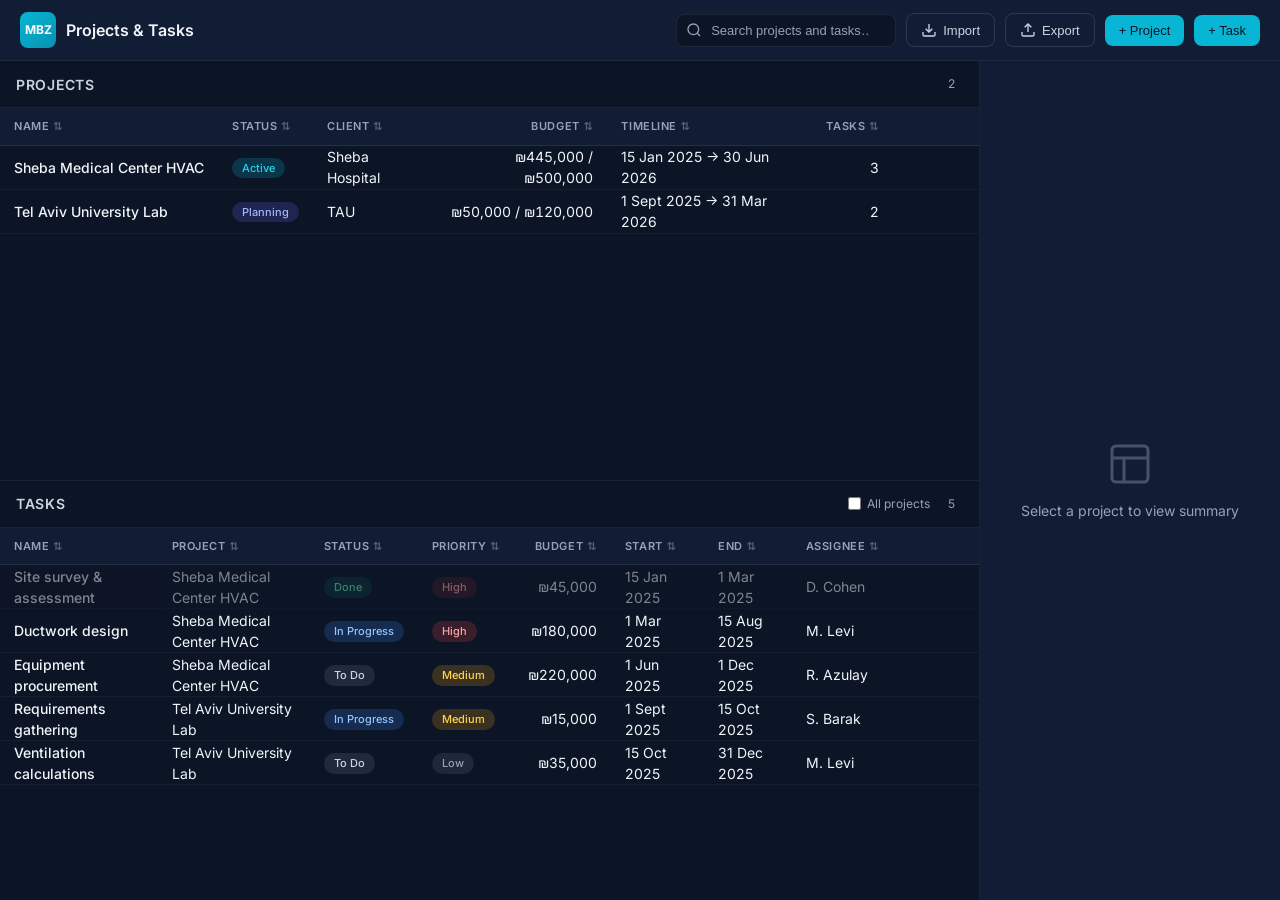
<file: app/index.html>
<!DOCTYPE html>
<html lang="en" dir="ltr">
<head>
  <meta charset="UTF-8">
  <meta name="viewport" content="width=device-width, initial-scale=1.0">
  <title>Projects & Tasks | MBZ Dashboard</title>
  <link rel="preconnect" href="https://fonts.googleapis.com">
  <link rel="preconnect" href="https://fonts.gstatic.com" crossorigin>
  <link href="https://fonts.googleapis.com/css2?family=Inter:wght@300;400;500;600;700&display=swap" rel="stylesheet">
  <link rel="stylesheet" href="css/dashboard.css">
</head>
<body>
  <header class="dashboard-header">
    <div class="header-left">
      <a href="../index.html" class="logo-link" title="Back to site">
        <span class="logo-badge">MBZ</span>
        <span class="logo-text">Projects & Tasks</span>
      </a>
    </div>
    <div class="header-right">
      <div class="search-wrap">
        <svg class="search-icon" width="16" height="16" viewBox="0 0 24 24" fill="none" stroke="currentColor" stroke-width="2"><circle cx="11" cy="11" r="8"/><path d="m21 21-4.3-4.3"/></svg>
        <input type="search" id="search-input" placeholder="Search projects and tasks…" autocomplete="off">
      </div>
      <button type="button" class="btn btn-secondary" id="btn-import" title="Import JSON backup">
        <svg width="16" height="16" viewBox="0 0 24 24" fill="none" stroke="currentColor" stroke-width="2"><path d="M21 15v4a2 2 0 0 1-2 2H5a2 2 0 0 1-2-2v-4"/><polyline points="7 10 12 15 17 10"/><line x1="12" y1="15" x2="12" y2="3"/></svg>
        Import
      </button>
      <button type="button" class="btn btn-secondary" id="btn-export" title="Export JSON backup">
        <svg width="16" height="16" viewBox="0 0 24 24" fill="none" stroke="currentColor" stroke-width="2"><path d="M21 15v4a2 2 0 0 1-2 2H5a2 2 0 0 1-2-2v-4"/><polyline points="17 8 12 3 7 8"/><line x1="12" y1="3" x2="12" y2="15"/></svg>
        Export
      </button>
      <button type="button" class="btn btn-primary" id="btn-add-project">+ Project</button>
      <button type="button" class="btn btn-primary" id="btn-add-task">+ Task</button>
      <input type="file" id="import-file" accept=".json,application/json" hidden>
    </div>
  </header>

  <div id="alert-bar" class="alert-bar hidden" role="alert"></div>

  <main class="dashboard-main">
    <section class="panel projects-panel">
      <div class="panel-header">
        <h2>Projects</h2>
        <span class="panel-count" id="projects-count">0</span>
      </div>
      <div id="projects-table" class="table-container"></div>
    </section>

    <aside class="summary-panel" id="summary-panel">
      <div class="summary-empty" id="summary-empty">
        <svg width="48" height="48" viewBox="0 0 24 24" fill="none" stroke="currentColor" stroke-width="1.5" opacity="0.4"><rect x="3" y="3" width="18" height="18" rx="2"/><path d="M3 9h18M9 21V9"/></svg>
        <p>Select a project to view summary</p>
      </div>
      <div class="summary-content hidden" id="summary-content"></div>
    </aside>

    <section class="panel tasks-panel">
      <div class="panel-header">
        <h2>Tasks</h2>
        <div class="panel-header-right">
          <label class="toggle-label" title="Show tasks from all projects">
            <input type="checkbox" id="show-all-tasks">
            <span>All projects</span>
          </label>
          <span class="filter-badge hidden" id="task-filter-badge"></span>
          <span class="panel-count" id="tasks-count">0</span>
        </div>
      </div>
      <div id="tasks-table" class="table-container"></div>
    </section>
  </main>

  <!-- Modal for add/edit -->
  <dialog id="form-modal" class="form-modal">
    <form id="entity-form" method="dialog">
      <div class="modal-header">
        <h3 id="modal-title">Add Project</h3>
        <button type="button" class="btn-icon modal-close" id="modal-close" title="Close">&times;</button>
      </div>
      <div class="modal-body" id="modal-body"></div>
      <div class="modal-footer">
        <button type="button" class="btn btn-secondary" id="modal-cancel">Cancel</button>
        <button type="submit" class="btn btn-primary" id="modal-submit">Save</button>
      </div>
    </form>
  </dialog>

  <script type="module" src="js/main.js"></script>
</body>
</html>
</file>
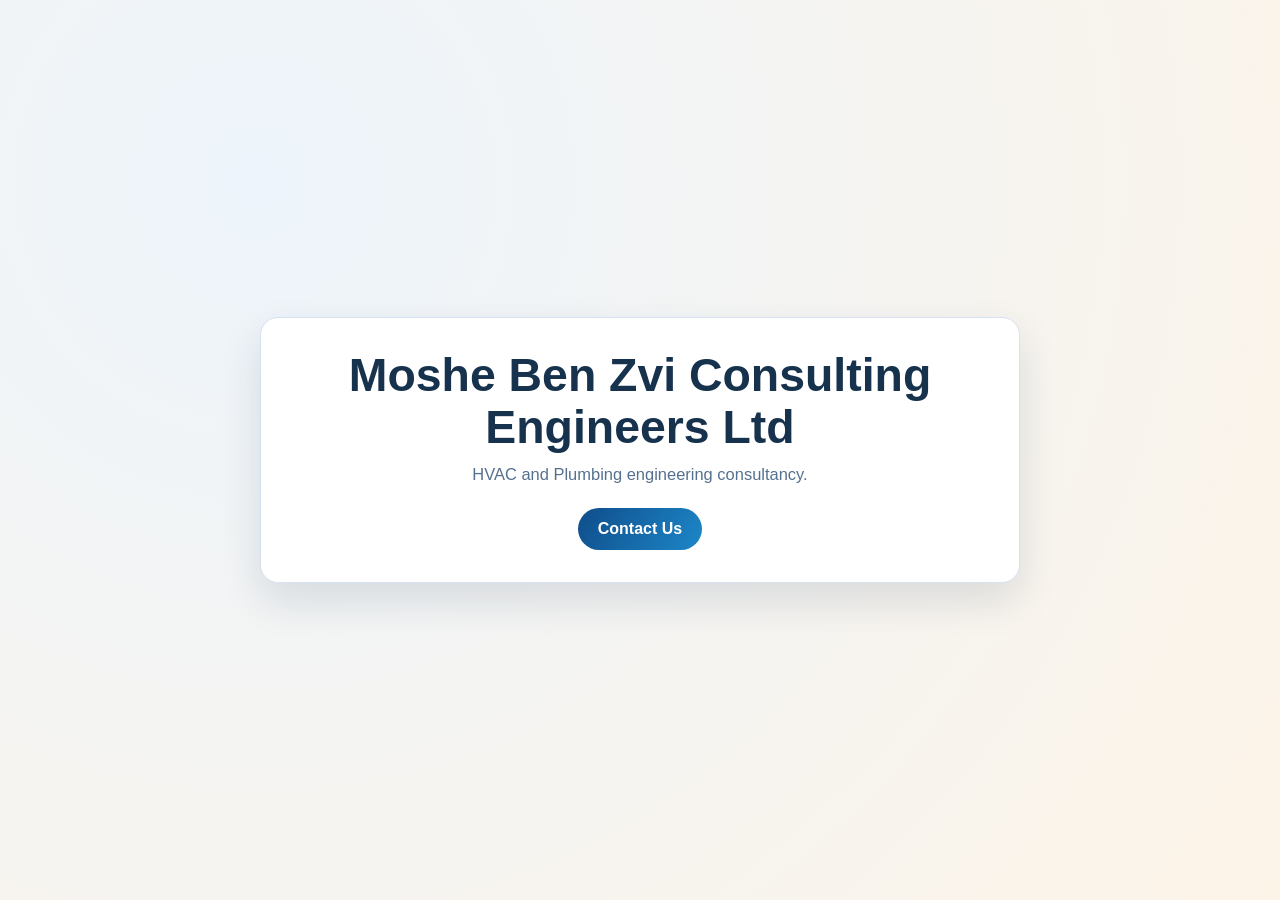
<file: one-page.html>
<!doctype html>
<html lang="en">
  <head>
    <meta charset="UTF-8" />
    <meta name="viewport" content="width=device-width, initial-scale=1.0" />
    <title>Moshe Ben Zvi Consulting Engineers Ltd</title>
    <meta
      name="description"
      content="Moshe Ben Zvi Consulting Engineers Ltd - HVAC and Plumbing engineering consultants."
    />
    <style>
      :root {
        --bg: #edf4fb;
        --surface: #ffffff;
        --ink: #17324d;
        --muted: #55718f;
        --brand: #0f4d8a;
        --brand-2: #1d87c8;
      }

      * {
        box-sizing: border-box;
      }

      body {
        margin: 0;
        min-height: 100vh;
        display: grid;
        place-items: center;
        font-family: 'Segoe UI', Arial, sans-serif;
        background: radial-gradient(circle at 20% 20%, #edf4fb 0%, #fdf4e8 100%);
        color: var(--ink);
      }

      .card {
        width: min(760px, 92vw);
        background: var(--surface);
        border: 1px solid #d6e2ef;
        border-radius: 18px;
        padding: 2rem;
        box-shadow: 0 18px 42px rgba(16, 44, 76, 0.12);
        text-align: center;
      }

      h1 {
        margin: 0 0 0.75rem;
        font-size: clamp(1.8rem, 4vw, 2.9rem);
        line-height: 1.1;
      }

      p {
        margin: 0;
        color: var(--muted);
        font-size: 1.03rem;
      }

      .actions {
        margin-top: 1.5rem;
      }

      .btn {
        display: inline-block;
        border: 0;
        border-radius: 999px;
        padding: 0.75rem 1.25rem;
        background: linear-gradient(120deg, var(--brand), var(--brand-2));
        color: #ffffff;
        text-decoration: none;
        font-weight: 700;
      }
    </style>
  </head>
  <body>
    <main class="card">
      <h1>Moshe Ben Zvi Consulting Engineers Ltd</h1>
      <p>HVAC and Plumbing engineering consultancy.</p>
      <div class="actions">
        <a class="btn" href="mailto:office@benzvi-eng.co.il">Contact Us</a>
      </div>
    </main>
  </body>
</html>
</file>
<file: app/css/dashboard.css>
:root {
  --navy-900: #0f1f4d;
  --navy-800: #0a3d75;
  --navy-700: #14618f;
  --navy-600: #1a7ab5;
  --accent: #06b6d4;
  --accent-light: #22d3ee;
  --accent-dark: #0891b2;
  --surface: #0c1526;
  --surface-card: #111d35;
  --surface-hover: #162544;
  --text-primary: #f1f5f9;
  --text-secondary: #cbd5e1;
  --text-tertiary: #94a3b8;
  --error: #ef4444;
  --error-bg: rgba(239, 68, 68, 0.12);
  --warning: #f59e0b;
  --warning-bg: rgba(245, 158, 11, 0.12);
  --success: #10b981;
  --chip-planning: #6366f1;
  --chip-active: #06b6d4;
  --chip-on-hold: #f59e0b;
  --chip-completed: #64748b;
  --chip-todo: #94a3b8;
  --chip-in-progress: #3b82f6;
  --chip-blocked: #ef4444;
  --chip-done: #10b981;
  --chip-low: #64748b;
  --chip-medium: #f59e0b;
  --chip-high: #ef4444;
  --row-height: 44px;
  --header-height: 56px;
  --summary-width: 300px;
}

* { margin: 0; padding: 0; box-sizing: border-box; }

html, body {
  height: 100%;
  overflow: hidden;
}

body {
  background: var(--surface);
  color: var(--text-primary);
  font-family: 'Inter', system-ui, sans-serif;
  font-size: 14px;
  line-height: 1.5;
  display: flex;
  flex-direction: column;
}

::selection {
  background: rgba(6, 182, 212, 0.3);
  color: #fff;
}

::-webkit-scrollbar { width: 8px; height: 8px; }
::-webkit-scrollbar-track { background: var(--surface); }
::-webkit-scrollbar-thumb { background: var(--navy-800); border-radius: 4px; }
::-webkit-scrollbar-thumb:hover { background: var(--navy-700); }

.hidden { display: none !important; }

/* Header */
.dashboard-header {
  display: flex;
  align-items: center;
  justify-content: space-between;
  gap: 16px;
  padding: 12px 20px;
  background: var(--surface-card);
  border-bottom: 1px solid rgba(255, 255, 255, 0.06);
  flex-shrink: 0;
  z-index: 50;
}

.header-left, .header-right {
  display: flex;
  align-items: center;
  gap: 10px;
}

.header-right { flex-wrap: wrap; justify-content: flex-end; }

.logo-link {
  display: flex;
  align-items: center;
  gap: 10px;
  text-decoration: none;
  color: var(--text-primary);
}

.logo-badge {
  width: 36px;
  height: 36px;
  background: linear-gradient(135deg, var(--accent), var(--accent-dark));
  border-radius: 8px;
  display: flex;
  align-items: center;
  justify-content: center;
  font-weight: 700;
  font-size: 12px;
  color: white;
}

.logo-text {
  font-weight: 600;
  font-size: 16px;
}

.search-wrap {
  position: relative;
  display: flex;
  align-items: center;
}

.search-icon {
  position: absolute;
  left: 10px;
  color: var(--text-tertiary);
  pointer-events: none;
}

.search-wrap input {
  width: 220px;
  padding: 8px 12px 8px 34px;
  background: var(--surface);
  border: 1px solid rgba(255, 255, 255, 0.08);
  border-radius: 8px;
  color: var(--text-primary);
  font-size: 13px;
  outline: none;
  transition: border-color 0.2s;
}

.search-wrap input:focus {
  border-color: var(--accent);
}

.search-wrap input::placeholder { color: var(--text-tertiary); }

/* Buttons */
.btn {
  display: inline-flex;
  align-items: center;
  gap: 6px;
  padding: 8px 14px;
  border-radius: 8px;
  font-size: 13px;
  font-weight: 500;
  cursor: pointer;
  border: none;
  transition: all 0.15s;
  white-space: nowrap;
}

.btn-primary {
  background: var(--accent);
  color: #0c1526;
}

.btn-primary:hover { background: var(--accent-light); }

.btn-secondary {
  background: transparent;
  color: var(--text-secondary);
  border: 1px solid rgba(255, 255, 255, 0.12);
}

.btn-secondary:hover {
  background: var(--surface-hover);
  color: var(--text-primary);
}

.btn-icon {
  width: 28px;
  height: 28px;
  display: inline-flex;
  align-items: center;
  justify-content: center;
  background: transparent;
  border: none;
  border-radius: 6px;
  color: var(--text-tertiary);
  cursor: pointer;
  font-size: 18px;
  transition: all 0.15s;
}

.btn-icon:hover {
  background: var(--surface-hover);
  color: var(--text-primary);
}

.btn-icon.danger:hover {
  background: var(--error-bg);
  color: var(--error);
}

/* Alert bar */
.alert-bar {
  flex-shrink: 0;
  padding: 10px 20px;
  background: var(--error-bg);
  border-bottom: 1px solid rgba(239, 68, 68, 0.3);
  color: var(--error);
  font-size: 13px;
  display: flex;
  align-items: center;
  gap: 12px;
  flex-wrap: wrap;
}

.alert-bar.warning-only {
  background: var(--warning-bg);
  border-bottom-color: rgba(245, 158, 11, 0.3);
  color: var(--warning);
}

.alert-bar-item {
  display: inline-flex;
  align-items: center;
  gap: 6px;
  padding: 4px 10px;
  background: rgba(0, 0, 0, 0.2);
  border-radius: 6px;
  cursor: pointer;
  transition: background 0.15s;
}

.alert-bar-item:hover { background: rgba(0, 0, 0, 0.35); }

/* Main layout */
.dashboard-main {
  flex: 1;
  display: grid;
  grid-template-columns: 1fr var(--summary-width);
  grid-template-rows: 1fr 1fr;
  gap: 0;
  overflow: hidden;
  min-height: 0;
}

.projects-panel {
  grid-column: 1;
  grid-row: 1;
  border-bottom: 1px solid rgba(255, 255, 255, 0.06);
  border-right: 1px solid rgba(255, 255, 255, 0.06);
}

.tasks-panel {
  grid-column: 1;
  grid-row: 2;
  border-right: 1px solid rgba(255, 255, 255, 0.06);
}

.summary-panel {
  grid-column: 2;
  grid-row: 1 / -1;
  background: var(--surface-card);
  overflow-y: auto;
  display: flex;
  flex-direction: column;
}

.panel {
  display: flex;
  flex-direction: column;
  min-height: 0;
  overflow: hidden;
}

.panel-header {
  display: flex;
  align-items: center;
  justify-content: space-between;
  padding: 12px 16px;
  border-bottom: 1px solid rgba(255, 255, 255, 0.06);
  flex-shrink: 0;
}

.panel-header h2 {
  font-size: 14px;
  font-weight: 600;
  color: var(--text-secondary);
  text-transform: uppercase;
  letter-spacing: 0.05em;
}

.panel-header-right {
  display: flex;
  align-items: center;
  gap: 10px;
}

.panel-count {
  font-size: 12px;
  color: var(--text-tertiary);
  background: var(--surface);
  padding: 2px 8px;
  border-radius: 10px;
}

.filter-badge {
  font-size: 12px;
  color: var(--accent-light);
  background: rgba(6, 182, 212, 0.12);
  padding: 2px 10px;
  border-radius: 10px;
}

.toggle-label {
  display: flex;
  align-items: center;
  gap: 6px;
  font-size: 12px;
  color: var(--text-tertiary);
  cursor: pointer;
}

.toggle-label input { accent-color: var(--accent); }

/* Table */
.table-container {
  flex: 1;
  overflow: auto;
  min-height: 0;
}

.data-table {
  width: 100%;
  border-collapse: separate;
  border-spacing: 0;
}

.data-table thead th {
  position: sticky;
  top: 0;
  z-index: 10;
  background: var(--surface-card);
  padding: 10px 14px;
  text-align: left;
  font-size: 11px;
  font-weight: 600;
  text-transform: uppercase;
  letter-spacing: 0.05em;
  color: var(--text-tertiary);
  border-bottom: 1px solid rgba(255, 255, 255, 0.08);
  white-space: nowrap;
  user-select: none;
}

.data-table thead th.sortable {
  cursor: pointer;
}

.data-table thead th.sortable:hover {
  color: var(--text-secondary);
}

.data-table thead th.sorted {
  color: var(--accent-light);
}

.data-table thead th .sort-indicator {
  margin-left: 4px;
  opacity: 0.5;
}

.data-table thead th.sorted .sort-indicator { opacity: 1; }

.data-table thead th.align-right,
.data-table tbody td.align-right { text-align: right; }

.data-table thead th.col-sticky,
.data-table tbody td.col-sticky {
  position: sticky;
  left: 0;
  z-index: 5;
  background: var(--surface);
}

.data-table thead th.col-sticky {
  z-index: 15;
  background: var(--surface-card);
}

.data-table tbody tr {
  height: var(--row-height);
  transition: background 0.1s;
}

.data-table tbody tr:hover {
  background: var(--surface-hover);
}

.data-table tbody tr.selected {
  background: rgba(6, 182, 212, 0.1);
}

.data-table tbody tr.selected td.col-sticky {
  background: rgba(6, 182, 212, 0.1);
}

.data-table tbody tr.inactive {
  opacity: 0.5;
}

.data-table tbody tr.has-violation {
  box-shadow: inset 3px 0 0 var(--error);
}

.data-table tbody tr.has-warning:not(.has-violation) {
  box-shadow: inset 3px 0 0 var(--warning);
}

.data-table tbody td {
  padding: 0 14px;
  border-bottom: 1px solid rgba(255, 255, 255, 0.04);
  vertical-align: middle;
  max-width: 220px;
}

.data-table tbody td.cell-name {
  font-weight: 500;
  color: var(--text-primary);
}

.data-table tbody td.cell-truncate {
  overflow: hidden;
  text-overflow: ellipsis;
  white-space: nowrap;
}

.data-table tbody td.cell-mono {
  font-variant-numeric: tabular-nums;
  font-family: 'Inter', monospace;
}

.data-table tbody td.cell-overbudget {
  color: var(--error);
}

.data-table tbody td.cell-warning-budget {
  color: var(--warning);
}

/* Row actions */
.row-actions {
  display: flex;
  gap: 2px;
  opacity: 0;
  transition: opacity 0.15s;
}

.data-table tbody tr:hover .row-actions { opacity: 1; }

.violation-icon {
  color: var(--error);
  flex-shrink: 0;
  cursor: help;
}

.warning-icon {
  color: var(--warning);
  flex-shrink: 0;
  cursor: help;
}

.name-cell-wrap {
  display: flex;
  align-items: center;
  gap: 8px;
  min-width: 0;
}

.name-cell-wrap span {
  overflow: hidden;
  text-overflow: ellipsis;
  white-space: nowrap;
}

/* Chips */
.chip {
  display: inline-flex;
  align-items: center;
  padding: 2px 10px;
  border-radius: 12px;
  font-size: 11px;
  font-weight: 500;
  text-transform: capitalize;
  white-space: nowrap;
}

.chip-planning { background: rgba(99, 102, 241, 0.2); color: #a5b4fc; }
.chip-active { background: rgba(6, 182, 212, 0.2); color: var(--accent-light); }
.chip-on-hold { background: rgba(245, 158, 11, 0.2); color: #fcd34d; }
.chip-completed { background: rgba(100, 116, 139, 0.2); color: #94a3b8; }
.chip-todo { background: rgba(148, 163, 184, 0.15); color: #cbd5e1; }
.chip-in-progress { background: rgba(59, 130, 246, 0.2); color: #93c5fd; }
.chip-blocked { background: rgba(239, 68, 68, 0.2); color: #fca5a5; }
.chip-done { background: rgba(16, 185, 129, 0.2); color: #6ee7b7; }
.chip-low { background: rgba(100, 116, 139, 0.2); color: #94a3b8; }
.chip-medium { background: rgba(245, 158, 11, 0.2); color: #fcd34d; }
.chip-high { background: rgba(239, 68, 68, 0.2); color: #fca5a5; }

/* Inline edit */
.cell-editable {
  cursor: text;
}

.cell-editing input,
.cell-editing select {
  width: 100%;
  padding: 4px 8px;
  background: var(--surface-card);
  border: 1px solid var(--accent);
  border-radius: 4px;
  color: var(--text-primary);
  font-size: 13px;
  outline: none;
}

/* Summary panel */
.summary-empty {
  flex: 1;
  display: flex;
  flex-direction: column;
  align-items: center;
  justify-content: center;
  gap: 12px;
  color: var(--text-tertiary);
  padding: 24px;
  text-align: center;
}

.summary-content {
  padding: 16px;
  display: flex;
  flex-direction: column;
  gap: 16px;
}

.summary-title {
  font-size: 18px;
  font-weight: 600;
  margin-bottom: 4px;
}

.summary-meta {
  font-size: 12px;
  color: var(--text-tertiary);
}

.summary-card {
  background: var(--surface);
  border-radius: 10px;
  padding: 14px;
  border: 1px solid rgba(255, 255, 255, 0.06);
}

.summary-card h4 {
  font-size: 11px;
  font-weight: 600;
  text-transform: uppercase;
  letter-spacing: 0.05em;
  color: var(--text-tertiary);
  margin-bottom: 10px;
}

.summary-budget-row {
  display: flex;
  justify-content: space-between;
  align-items: baseline;
  margin-bottom: 8px;
}

.summary-budget-amount {
  font-size: 20px;
  font-weight: 600;
  font-variant-numeric: tabular-nums;
}

.summary-budget-amount.over { color: var(--error); }
.summary-budget-amount.warn { color: var(--warning); }

.progress-bar {
  height: 6px;
  background: rgba(255, 255, 255, 0.08);
  border-radius: 3px;
  overflow: hidden;
  margin-bottom: 6px;
}

.progress-bar-fill {
  height: 100%;
  background: var(--accent);
  border-radius: 3px;
  transition: width 0.3s;
}

.progress-bar-fill.over { background: var(--error); }
.progress-bar-fill.warn { background: var(--warning); }

.summary-detail {
  font-size: 12px;
  color: var(--text-tertiary);
}

.status-breakdown {
  display: flex;
  height: 8px;
  border-radius: 4px;
  overflow: hidden;
  margin-bottom: 8px;
}

.status-segment { height: 100%; min-width: 2px; }
.status-segment.done { background: var(--chip-done); }
.status-segment.in-progress { background: var(--chip-in-progress); }
.status-segment.todo { background: var(--chip-todo); }
.status-segment.blocked { background: var(--chip-blocked); }

.status-legend {
  display: flex;
  flex-wrap: wrap;
  gap: 8px;
  font-size: 11px;
  color: var(--text-tertiary);
}

.status-legend span::before {
  content: '';
  display: inline-block;
  width: 8px;
  height: 8px;
  border-radius: 2px;
  margin-right: 4px;
  vertical-align: middle;
}

.legend-done::before { background: var(--chip-done); }
.legend-in-progress::before { background: var(--chip-in-progress); }
.legend-todo::before { background: var(--chip-todo); }
.legend-blocked::before { background: var(--chip-blocked); }

.violation-list {
  list-style: none;
  display: flex;
  flex-direction: column;
  gap: 6px;
}

.violation-list li {
  font-size: 12px;
  padding: 8px 10px;
  border-radius: 6px;
  line-height: 1.4;
}

.violation-list li.error {
  background: var(--error-bg);
  color: #fca5a5;
}

.violation-list li.warning {
  background: var(--warning-bg);
  color: #fcd34d;
}

.timeline-compare {
  display: flex;
  flex-direction: column;
  gap: 8px;
  font-size: 12px;
}

.timeline-row {
  display: flex;
  justify-content: space-between;
  color: var(--text-secondary);
}

.timeline-row .label { color: var(--text-tertiary); }

.timeline-row.out-of-range { color: var(--error); }

/* Modal */
.form-modal {
  border: none;
  border-radius: 12px;
  padding: 0;
  background: var(--surface-card);
  color: var(--text-primary);
  max-width: 480px;
  width: 90vw;
  box-shadow: 0 24px 48px rgba(0, 0, 0, 0.5);
}

.form-modal::backdrop {
  background: rgba(0, 0, 0, 0.6);
  backdrop-filter: blur(4px);
}

.modal-header {
  display: flex;
  align-items: center;
  justify-content: space-between;
  padding: 16px 20px;
  border-bottom: 1px solid rgba(255, 255, 255, 0.06);
}

.modal-header h3 { font-size: 16px; font-weight: 600; }

.modal-body {
  padding: 20px;
  display: flex;
  flex-direction: column;
  gap: 14px;
}

.modal-footer {
  display: flex;
  justify-content: flex-end;
  gap: 8px;
  padding: 14px 20px;
  border-top: 1px solid rgba(255, 255, 255, 0.06);
}

.form-group {
  display: flex;
  flex-direction: column;
  gap: 6px;
}

.form-group label {
  font-size: 12px;
  font-weight: 500;
  color: var(--text-tertiary);
}

.form-group input,
.form-group select,
.form-group textarea {
  padding: 8px 12px;
  background: var(--surface);
  border: 1px solid rgba(255, 255, 255, 0.1);
  border-radius: 8px;
  color: var(--text-primary);
  font-size: 14px;
  font-family: inherit;
  outline: none;
}

.form-group input:focus,
.form-group select:focus,
.form-group textarea:focus {
  border-color: var(--accent);
}

.form-group textarea { resize: vertical; min-height: 60px; }

.form-row {
  display: grid;
  grid-template-columns: 1fr 1fr;
  gap: 12px;
}

.empty-table {
  padding: 40px;
  text-align: center;
  color: var(--text-tertiary);
}

/* Tooltip */
[data-tooltip] {
  position: relative;
}

[data-tooltip]::after {
  content: attr(data-tooltip);
  position: absolute;
  bottom: calc(100% + 6px);
  left: 50%;
  transform: translateX(-50%);
  padding: 6px 10px;
  background: #1e293b;
  color: var(--text-primary);
  font-size: 11px;
  border-radius: 6px;
  white-space: nowrap;
  max-width: 280px;
  white-space: normal;
  text-align: center;
  pointer-events: none;
  opacity: 0;
  transition: opacity 0.15s;
  z-index: 100;
  box-shadow: 0 4px 12px rgba(0, 0, 0, 0.3);
}

[data-tooltip]:hover::after { opacity: 1; }

/* Responsive */
@media (max-width: 900px) {
  .dashboard-main {
    grid-template-columns: 1fr;
    grid-template-rows: auto auto auto;
  }

  .summary-panel {
    grid-column: 1;
    grid-row: 3;
    max-height: 280px;
    border-top: 1px solid rgba(255, 255, 255, 0.06);
  }

  .projects-panel, .tasks-panel {
    border-right: none;
    min-height: 240px;
  }

  .search-wrap input { width: 160px; }

  .header-right .btn span.btn-label { display: none; }
}

@media (max-width: 600px) {
  .dashboard-header { flex-direction: column; align-items: stretch; }
  .header-left, .header-right { justify-content: center; }
  .search-wrap { flex: 1; }
  .search-wrap input { width: 100%; }
}
</file>
